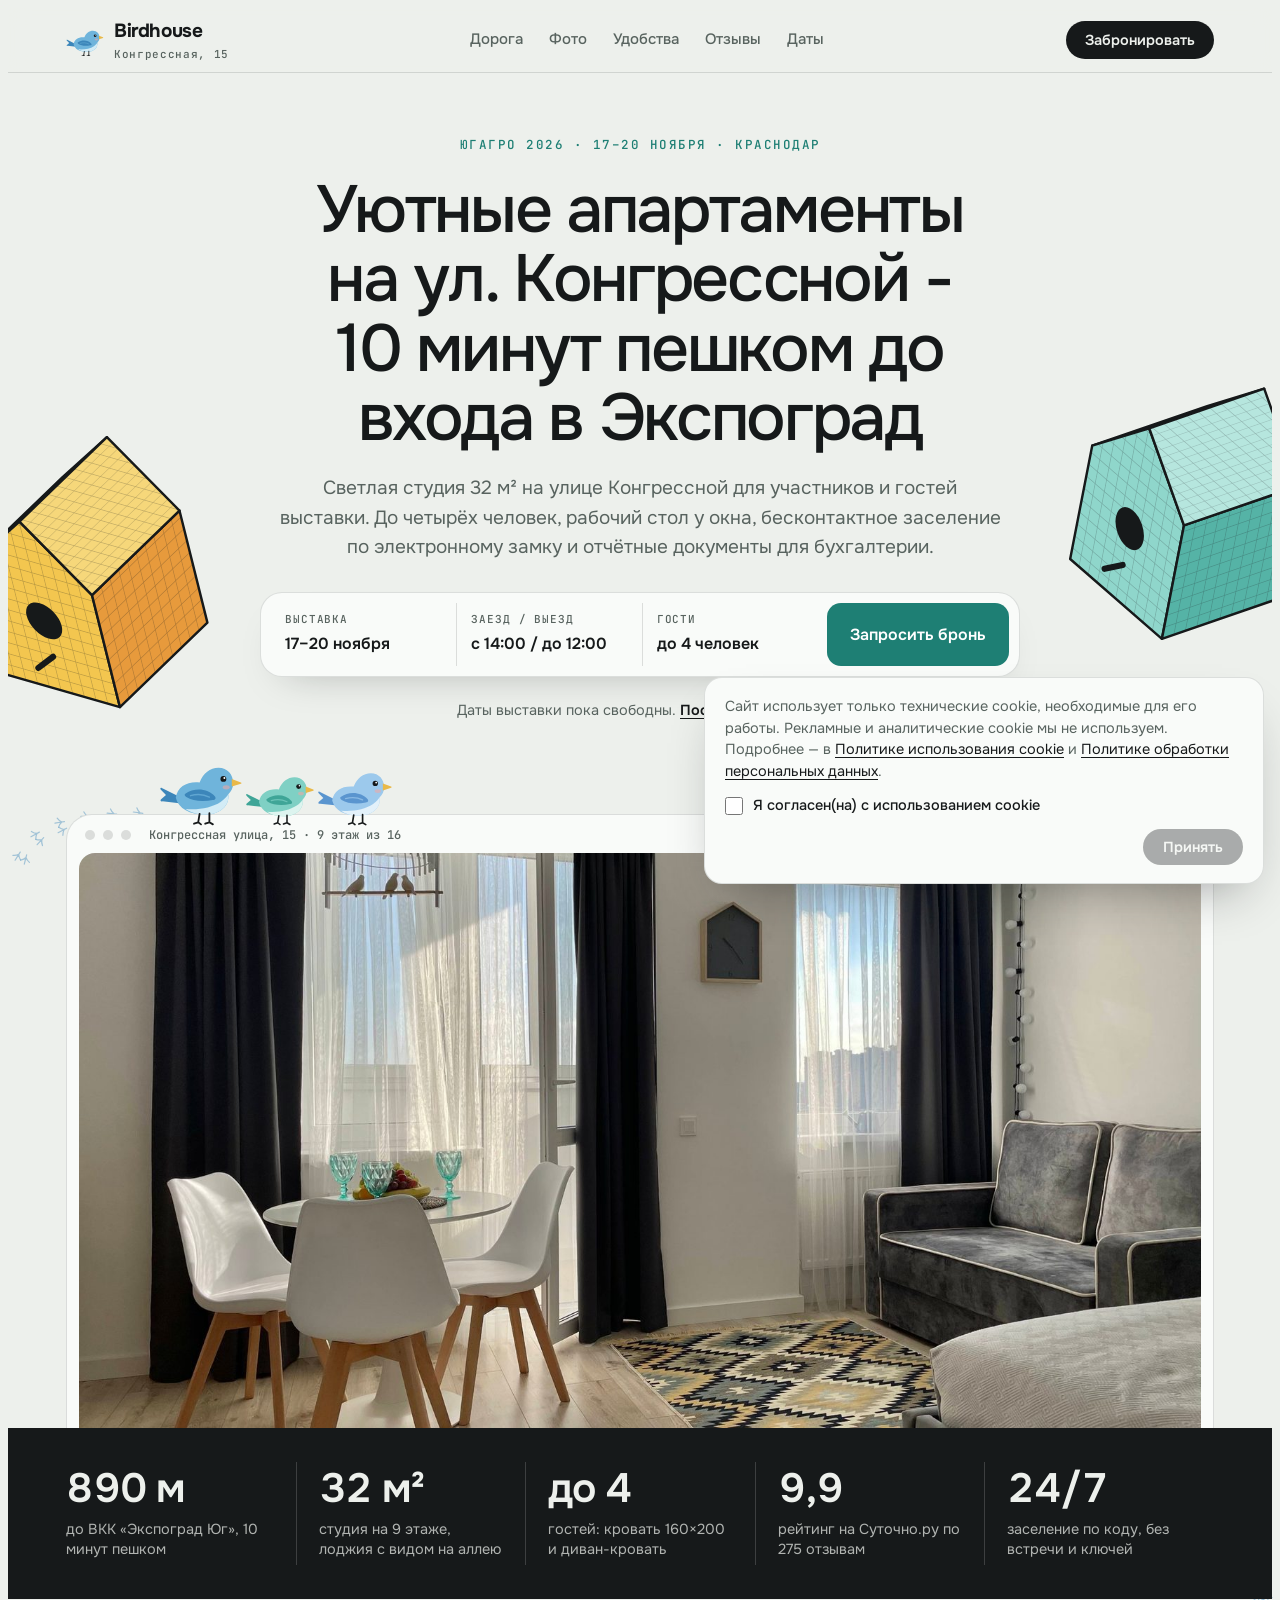
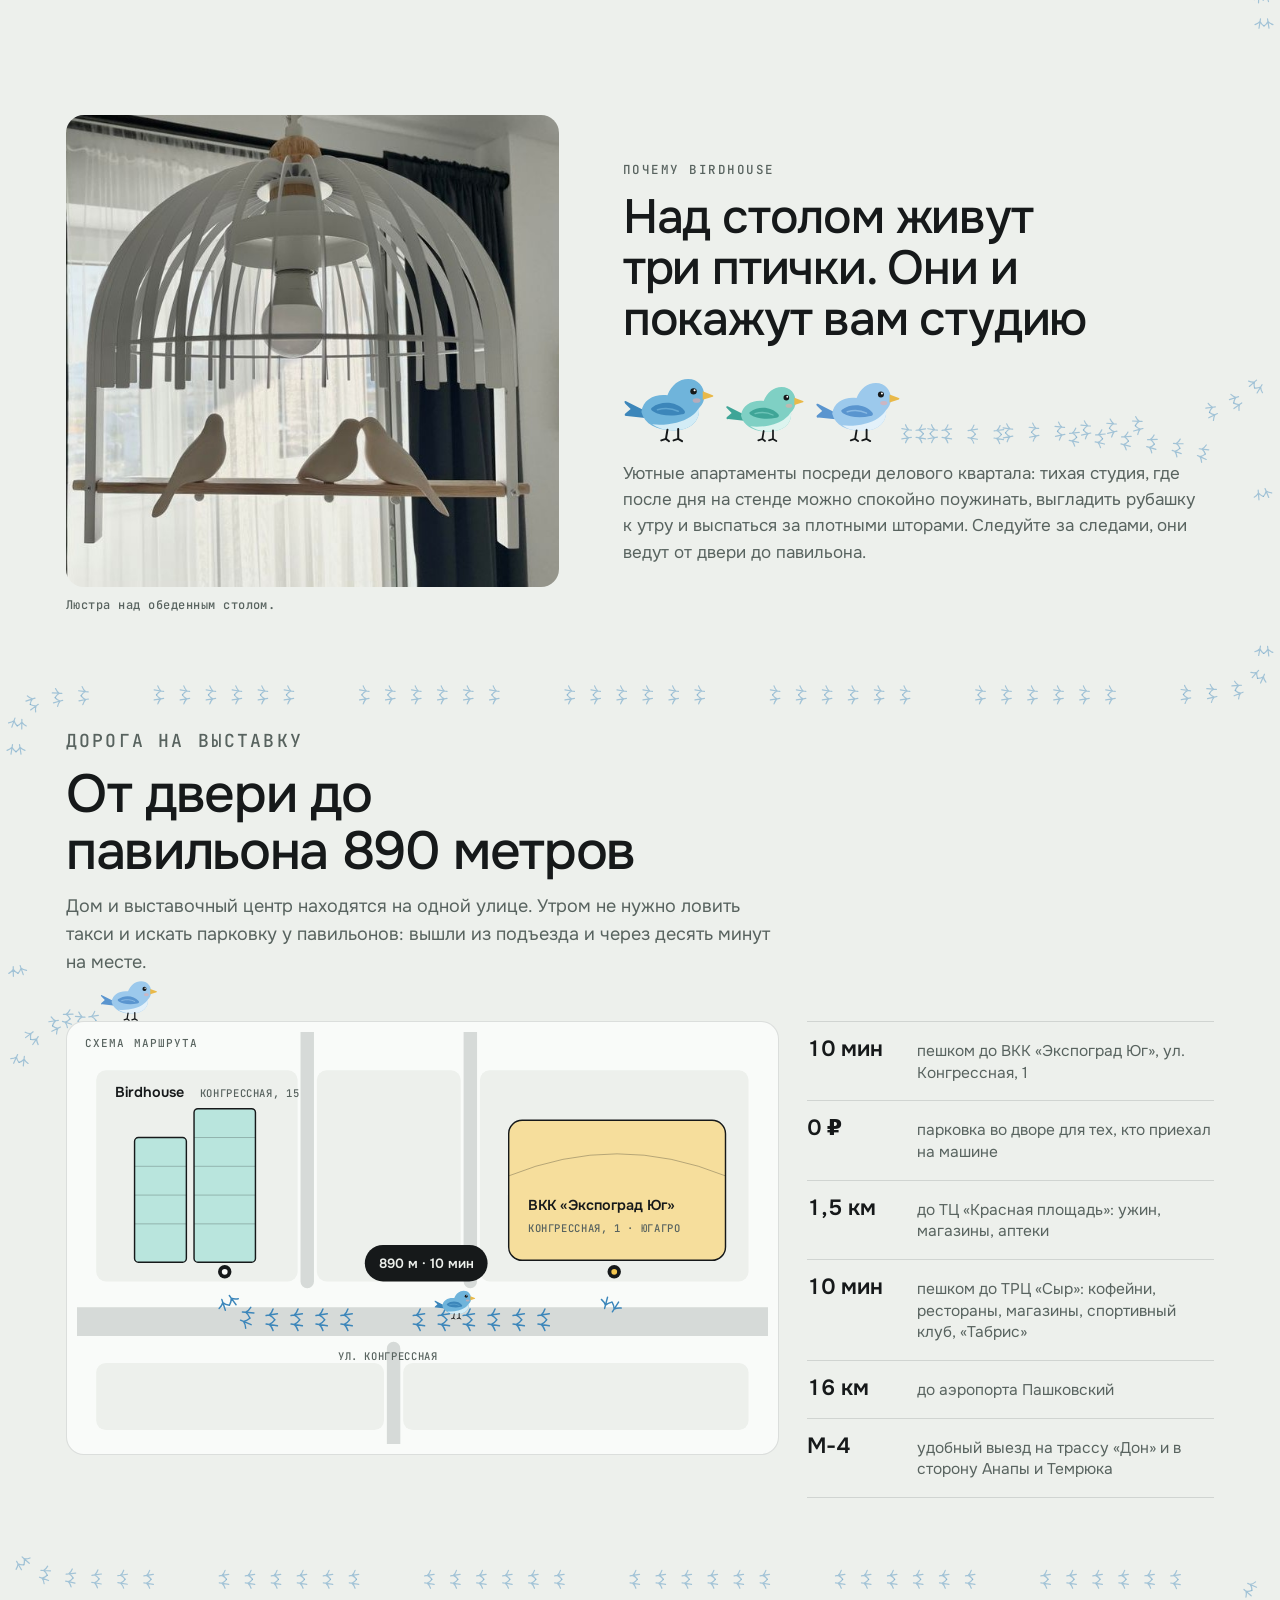
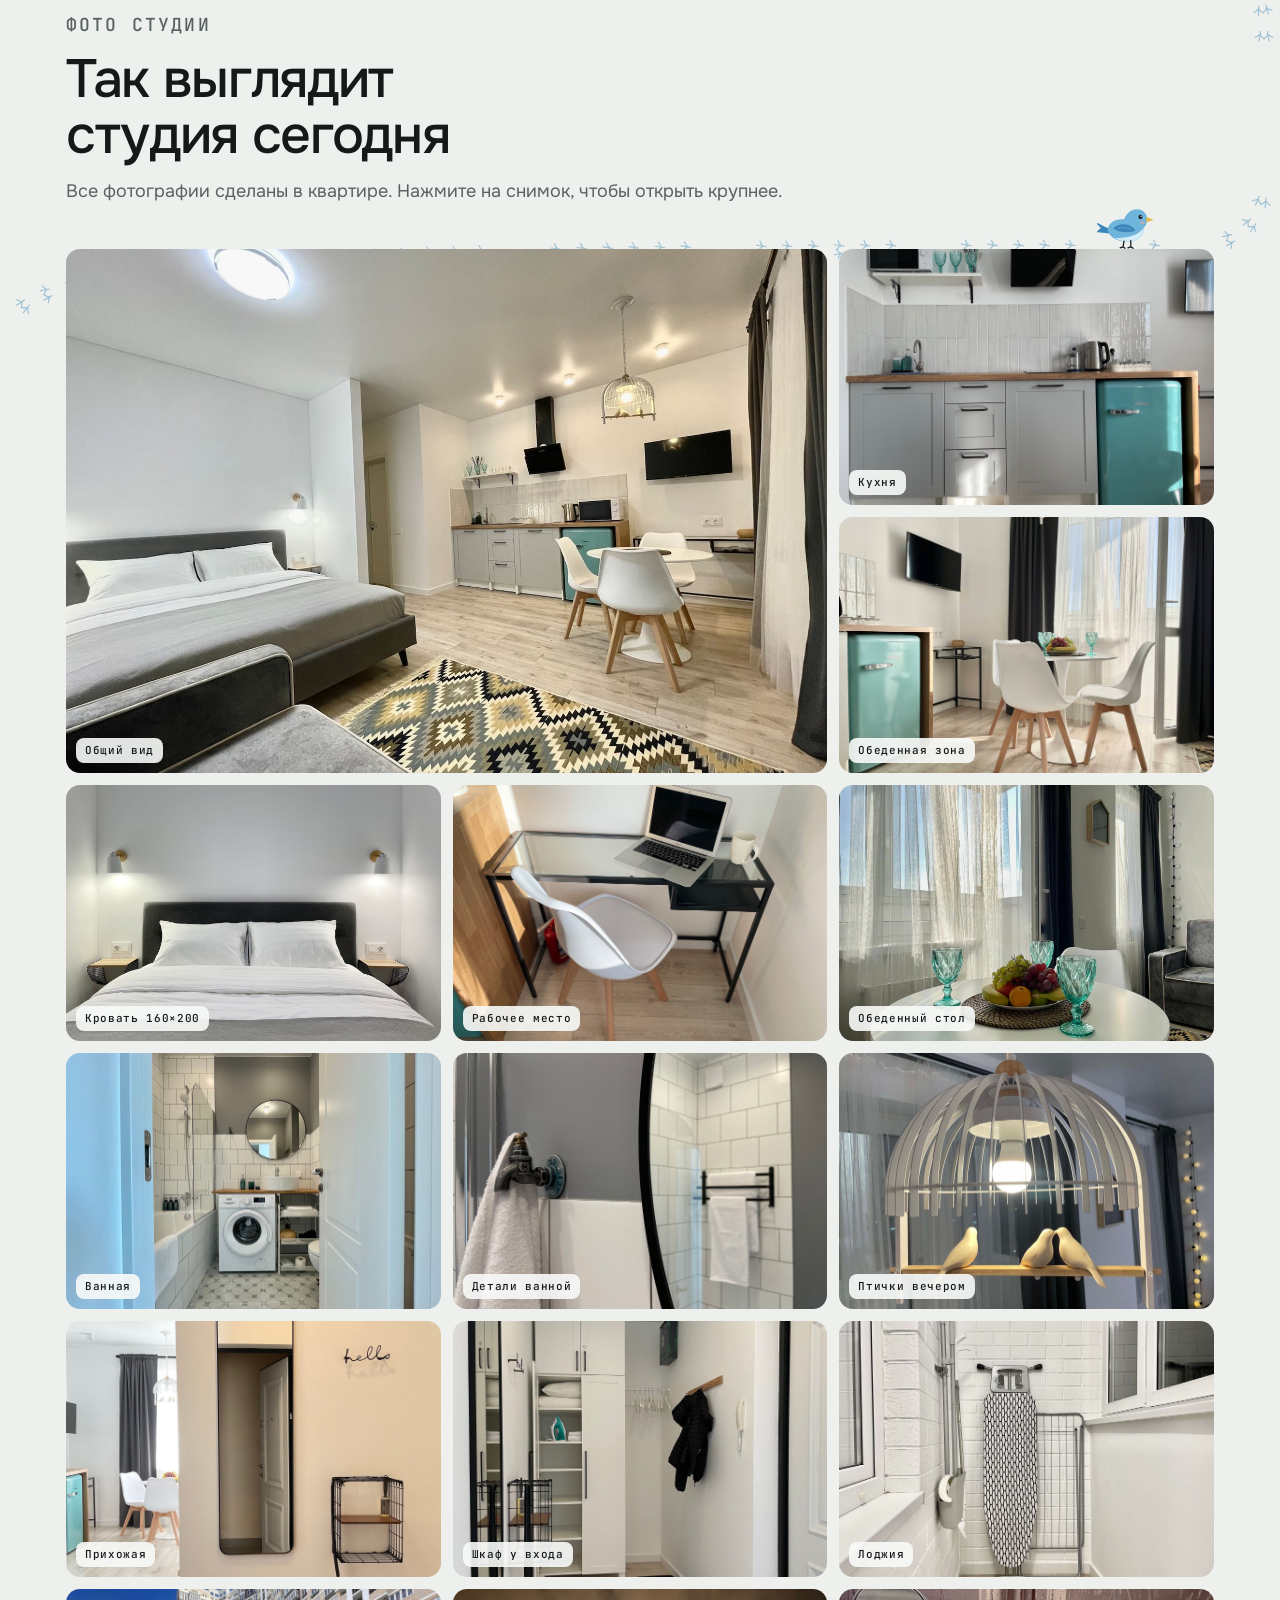
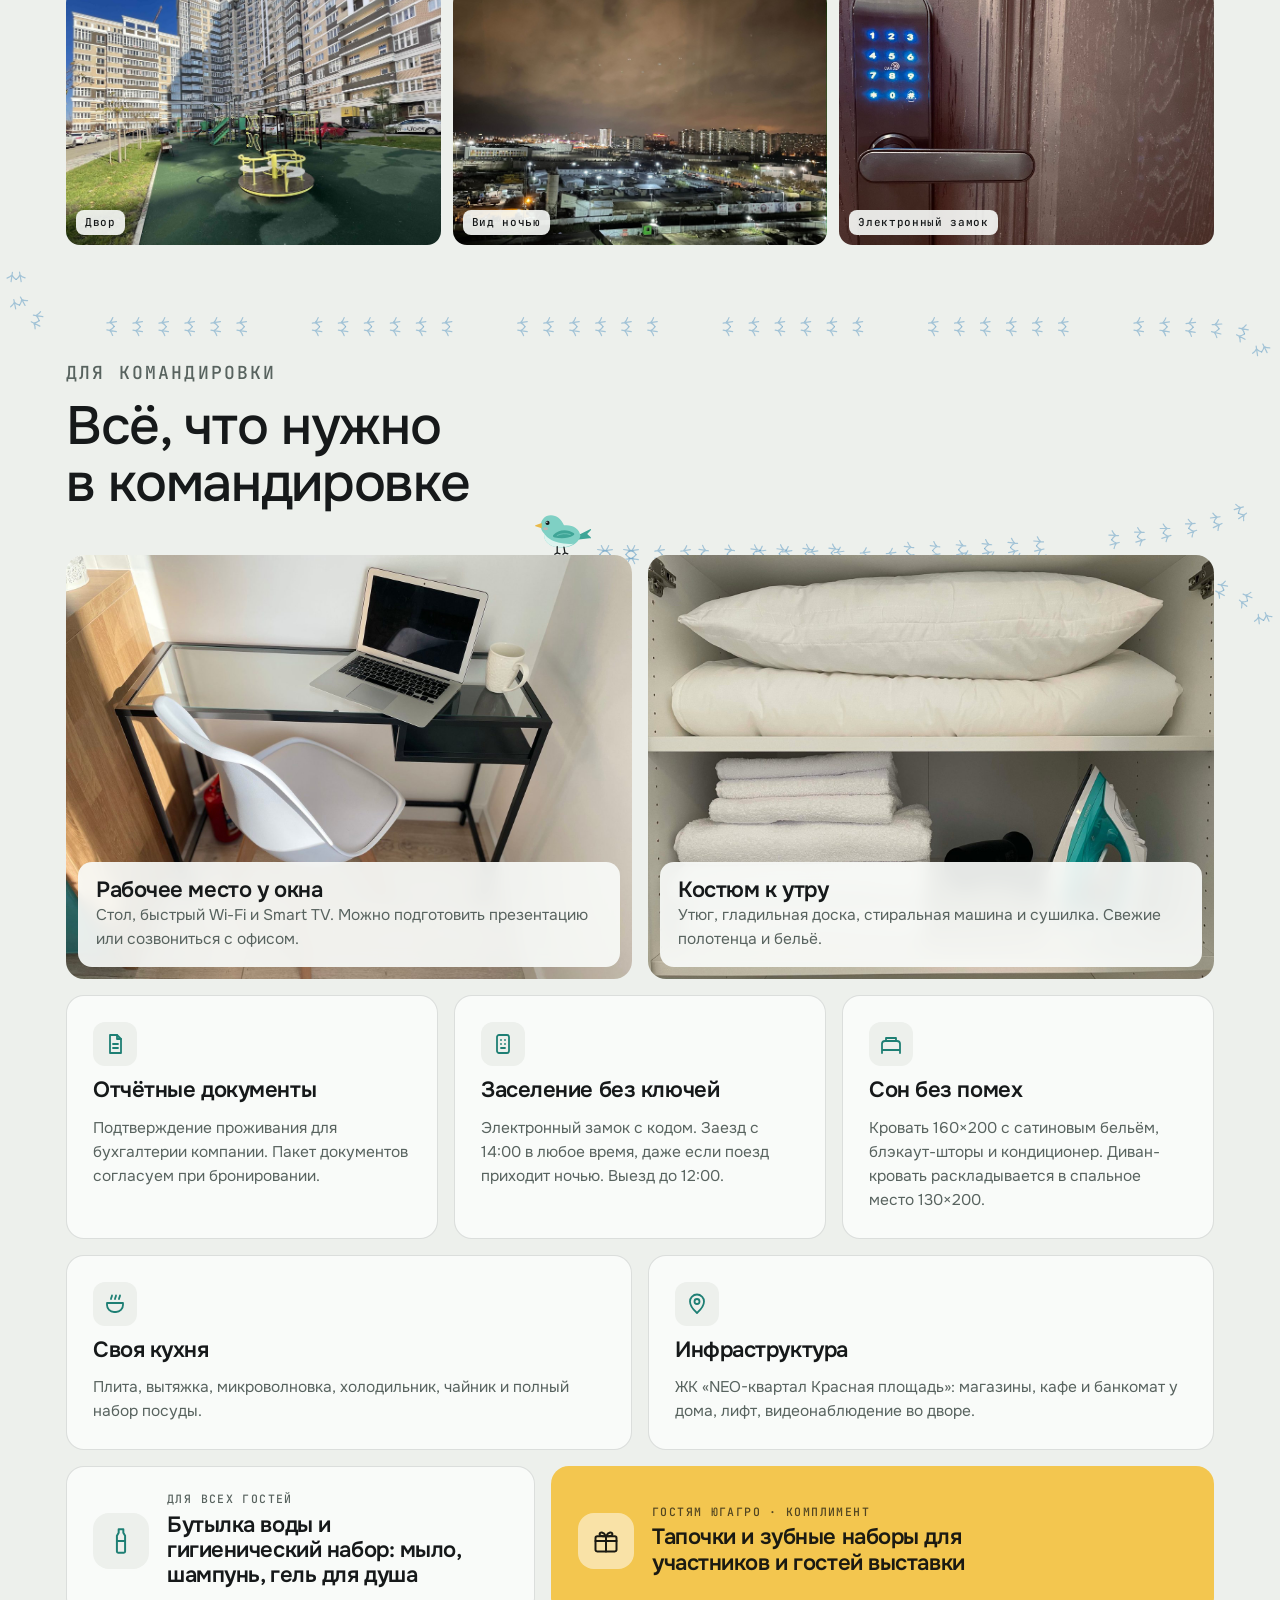
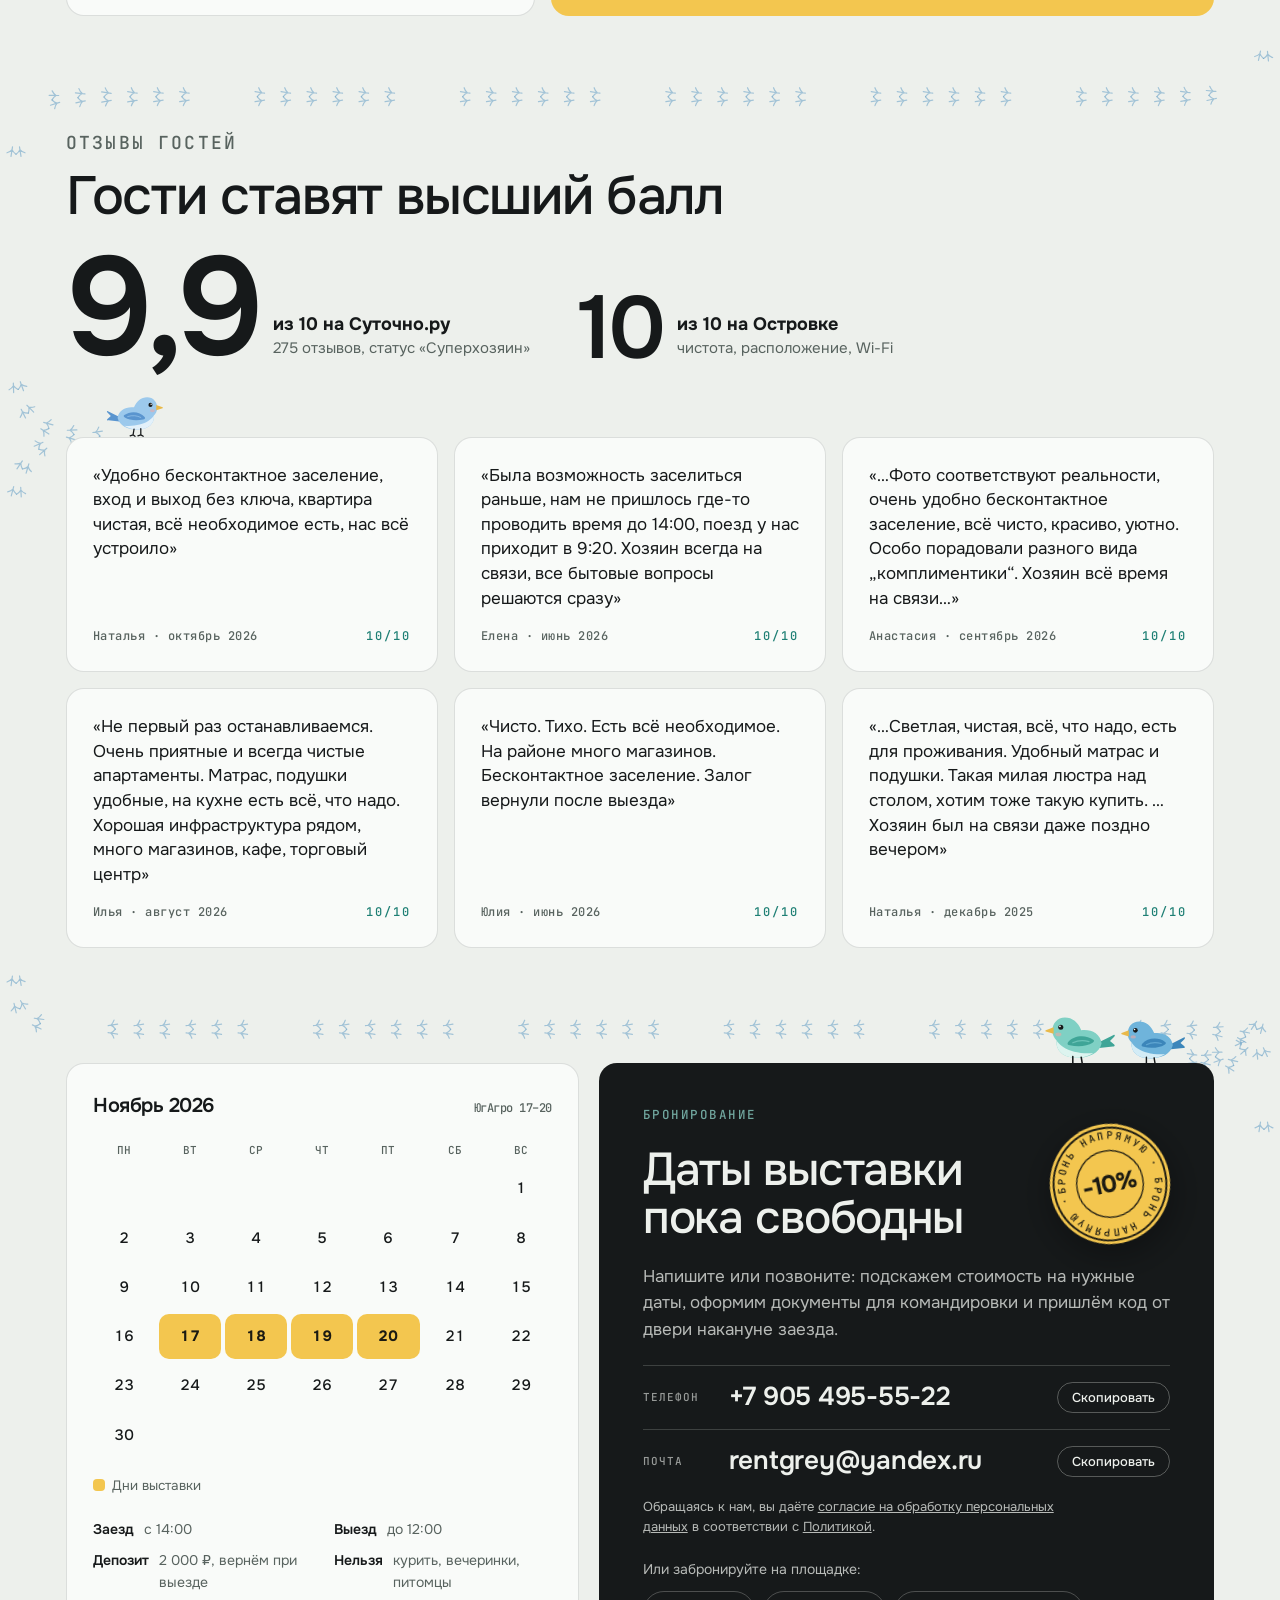
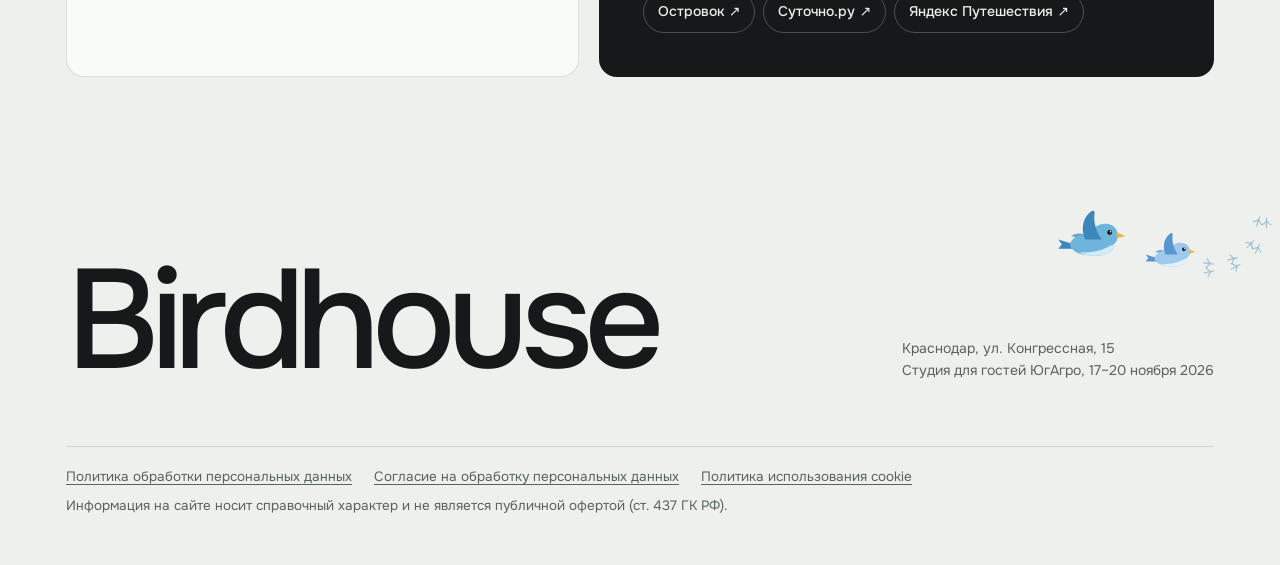
<file: index.html>
<!doctype html>
<html lang="ru">
<head>
<meta charset="utf-8">
<meta name="viewport" content="width=device-width, initial-scale=1, viewport-fit=cover">
<meta name="description" content="Светлая студия 32 м² в 890 м от Экспограда Юг для участников и гостей ЮгАгро 2026, 17–20 ноября. До 4 гостей, заселение по коду, отчётные документы.">
<meta property="og:type" content="website">
<meta property="og:title" content="Birdhouse - уютные апартаменты в 10 минутах пешком от Экспограда">
<meta property="og:description" content="Светлая студия 32 м² в 890 м от Экспограда Юг для участников и гостей ЮгАгро 2026, 17–20 ноября. До 4 гостей, заселение по коду, отчётные документы.">
<meta property="og:image" content="/img/hero.c1318083.jpg">
<meta property="og:locale" content="ru_RU">
<meta name="theme-color" content="#EDF0EC">
<link rel="icon" href="data:image/svg+xml,%3Csvg xmlns='http://www.w3.org/2000/svg' viewBox='0 0 120 104'%3E%3Cpath d='M30 63 L4 50 L10 60 L3 66 L32 72Z' fill='%233C86BA'/%3E%3Cpath d='M24 64C26 47 42 40 58 42C63 29 73 21 85 21C98 21 106 31 106 43C106 50 103 55 99 59C101 75 88 88 66 88C44 88 28 80 24 64Z' fill='%236FB4DB'/%3E%3Cpath d='M104 37L117 42L104 48Z' fill='%23E9B949'/%3E%3Ccircle cx='92' cy='37' r='4.5' fill='%2316191A'/%3E%3C/svg%3E">
<title>Birdhouse на Конгрессной</title>
<link rel="stylesheet" href="/fonts/fonts.css">
<style>
:root{padding-top:env(safe-area-inset-top,0px);padding-bottom:env(safe-area-inset-bottom,0px)}
[hidden]{display:none!important}

/* Layout: Relume-style centered hero + framed photo; sections on a light mint-grey ground; a trail of bird prints threads every section */
:root{
  --bg:#EDF0EC; --surface:#F9FBF9; --fg:#16191A; --muted:#58635F; --line:rgba(22,25,26,.13);
  --accent:#1E7F74; --accent-ink:#FFFFFF; --mint:#8FD6CB; --wheat:#F3C64F; --print:#3C86BA;
  --ink:#16191A; --leg:#16191A;
  --f-display:"Onest","Golos Text","Segoe UI",system-ui,sans-serif;
  --f-body:"Onest","Segoe UI",system-ui,sans-serif;
  --f-mono:"JetBrains Mono",ui-monospace,"Cascadia Mono",Consolas,monospace;
  --f-hand:"Caveat","Segoe Print","Comic Sans MS",cursive;
  --r:18px; --maxw:1180px;
}
@media (prefers-color-scheme:dark){:root:not([data-theme="light"]){
  --bg:#111514; --surface:#192120; --fg:#E9EFED; --muted:#9AA9A4; --line:rgba(233,239,237,.13);
  --accent:#7FD0C4; --accent-ink:#0F1A18; --print:#7DB8DF; --leg:#C9D5D1; color-scheme:dark}}
:root[data-theme="dark"]{
  --bg:#111514; --surface:#192120; --fg:#E9EFED; --muted:#9AA9A4; --line:rgba(233,239,237,.13);
  --accent:#7FD0C4; --accent-ink:#0F1A18; --print:#7DB8DF; --leg:#C9D5D1; color-scheme:dark}

*{box-sizing:border-box}
html{scroll-behavior:smooth}
body{background:var(--bg);color:var(--fg);font:400 17px/1.55 var(--f-body);-webkit-font-smoothing:antialiased;overflow-x:hidden}
body::before{content:"";position:fixed;inset:0 0 auto;height:env(safe-area-inset-top,0px);z-index:60;background:var(--bg)}
a{color:inherit}
img{max-width:100%;height:auto;display:block}
h1,h2,h3{font-family:var(--f-display);text-wrap:balance;margin:0;letter-spacing:-.025em}
p{margin:0}
.wrap{max-width:var(--maxw);margin:0 auto;padding-left:max(16px,env(safe-area-inset-left,0px));padding-right:max(16px,env(safe-area-inset-right,0px))}
.eyebrow{font:500 12.5px/1.3 var(--f-mono);letter-spacing:.12em;text-transform:uppercase;color:var(--accent)}
.hand{font-family:var(--f-hand);font-weight:700;color:var(--accent);line-height:1}
.btn{display:inline-flex;align-items:center;gap:10px;border-radius:999px;padding:14px 22px;font:600 16px/1 var(--f-body);text-decoration:none;border:1.5px solid transparent;cursor:pointer;transition:transform .15s ease, background .15s ease}
.btn:hover{transform:translateY(-1px)}
.btn:focus-visible,a:focus-visible,button:focus-visible{outline:2.5px solid var(--accent);outline-offset:3px}
.btn-primary{background:var(--fg);color:var(--bg)}
.btn-ghost{border-color:var(--line);color:var(--fg);background:transparent}
.btn-accent{background:var(--accent);color:var(--accent-ink)}

/* page + trail */
.page{position:relative}
#trail{position:absolute;inset:0;width:100%;pointer-events:none;z-index:0;overflow:visible}
#trail .pr{color:var(--print);opacity:.42}
section,header.hero,footer{position:relative;z-index:1}
.perch{position:absolute;z-index:3;pointer-events:none}
.perch svg{width:100%;height:auto;overflow:visible}
.bird{--bb:#6FB4DB;--bw:#3C86BA;--bl:#D3ECF6;--bk:#E9B949}
.bird.mint{--bb:#7FD0C4;--bw:#3FA597;--bl:#DDF4EF}
.bird.pale{--bb:#9CC9EC;--bw:#5A95CF;--bl:#E3F1FA}
@media (prefers-reduced-motion:no-preference){
  .bob{animation:bob 3.6s ease-in-out infinite;transform-origin:50% 100%}
  .bob.d2{animation-delay:-1.2s}.bob.d3{animation-delay:-2.3s}
  @keyframes bob{0%,70%,100%{transform:rotate(0)}76%{transform:rotate(-7deg)}82%{transform:rotate(3deg)}88%{transform:rotate(0)}}
  .peck{animation:peck 2.8s ease-in-out infinite;transform-origin:45% 90%}
  @keyframes peck{0%,60%,100%{transform:rotate(0)}66%{transform:rotate(24deg)}72%{transform:rotate(4deg)}78%{transform:rotate(24deg)}86%{transform:rotate(0)}}
}

/* nav */
.nav{position:sticky;top:env(safe-area-inset-top,0px);z-index:50;background:color-mix(in srgb,var(--bg) 86%,transparent);backdrop-filter:blur(10px);-webkit-backdrop-filter:blur(10px);border-bottom:1px solid var(--line)}
.nav .wrap{display:flex;align-items:center;justify-content:space-between;gap:16px;height:64px}
.logo{display:flex;align-items:center;gap:10px;text-decoration:none}
.logo svg{width:38px;height:auto}
.logo b{font:700 19px/1 var(--f-display);letter-spacing:-.02em}
.logo small{display:block;font:500 11px/1.2 var(--f-mono);color:var(--muted);letter-spacing:.06em;margin-top:3px}
.nav nav{display:flex;gap:26px}
.nav nav a{text-decoration:none;font-weight:500;font-size:15px;color:var(--muted)}
.nav nav a:hover{color:var(--fg)}
.nav .btn{padding:11px 18px;font-size:14.5px}
@media (max-width:860px){.nav nav{display:none}}

/* hero */
.hero{padding-block:64px 0;overflow:hidden}
.hero .wrap{display:flex;flex-direction:column;align-items:center;text-align:center;gap:22px}
.hero h1{font-size:clamp(34px,5.2vw,68px);font-weight:500;line-height:1.04;letter-spacing:-.035em;max-width:20ch}
.hero .lead{font-size:clamp(17px,1.6vw,19px);color:var(--muted);max-width:56ch}
.house{position:absolute;z-index:0;width:clamp(150px,19vw,280px);pointer-events:none}
.house.l{left:-46px;top:320px;transform:rotate(-14deg)}
.house.r{right:-40px;top:250px;transform:rotate(11deg)}
@media (max-width:760px){.house{display:none}}
.bookbar{position:relative;z-index:2;width:min(760px,100%);background:var(--surface);border:1px solid var(--line);border-radius:22px;padding:10px;display:grid;grid-template-columns:repeat(3,minmax(0,1fr)) auto;gap:6px;text-align:left;box-shadow:0 18px 40px -26px rgba(22,25,26,.35);margin-top:8px}
.bookbar .f{padding:10px 14px;border-radius:14px;min-width:0}
.bookbar .f + .f{border-left:1px solid var(--line);border-radius:0}
.bookbar .f span{display:block;font:500 11px/1.2 var(--f-mono);color:var(--muted);letter-spacing:.08em;text-transform:uppercase}
.bookbar .f strong{display:block;font-weight:600;font-size:16px;margin-top:5px;white-space:nowrap}
.bookbar .btn{align-self:stretch;justify-content:center;border-radius:14px}
@media (max-width:700px){.bookbar{grid-template-columns:1fr 1fr}.bookbar .f + .f{border-left:0}.bookbar .f{background:var(--bg);border-radius:12px!important}.bookbar .f:nth-child(3){grid-column:1/-1}.bookbar .btn{grid-column:1/-1;padding:16px}}
.hero .sub{font-size:14.5px;color:var(--muted)}
.hero .sub a{color:var(--fg);font-weight:600;text-underline-offset:3px}
.frame{position:relative;z-index:2;width:100%;margin-top:70px;border-radius:26px 26px 0 0;background:var(--surface);border:1px solid var(--line);border-bottom:0;padding:12px 12px 0}
.frame .bar{display:flex;align-items:center;gap:8px;padding:2px 6px 12px;font:500 12px/1 var(--f-mono);color:var(--muted)}
.frame .bar i{width:10px;height:10px;border-radius:50%;background:var(--line);display:block}
.frame .bar em{font-style:normal;margin-left:10px}
.frame img{width:100%;aspect-ratio:16/8.2;object-fit:cover;border-radius:16px 16px 0 0}
.frame .note{position:absolute;right:max(4%,10px);top:-56px;transform:rotate(-4deg);font-size:clamp(24px,2.6vw,32px);display:flex;align-items:flex-end;gap:6px}
@media (max-width:640px){.frame .note{display:none}}
.frame .note svg{width:46px;height:auto;transform:translateY(16px)}
.hero-birds{position:absolute;left:8%;top:-62px;display:flex;align-items:flex-end;gap:2px}
.hero-birds .b{width:84px}
.hero-birds .b:nth-child(2){width:70px}
.hero-birds .b:nth-child(3){width:76px}
@media (max-width:600px){.hero-birds .b{width:56px!important}.hero-birds{top:-42px}.frame .note{top:-44px;font-size:22px}.frame .note svg{width:30px}}

/* facts */
.facts{background:var(--fg);color:var(--bg)}
.facts .wrap{display:grid;grid-template-columns:repeat(5,minmax(0,1fr));gap:0;padding-block:34px}
.fact{padding:6px 22px;border-left:1px solid color-mix(in srgb,var(--bg) 18%,transparent);min-width:0}
.fact:first-child{border-left:0;padding-left:0}
.fact b{display:block;font:600 clamp(30px,3.2vw,44px)/1 var(--f-display);letter-spacing:-.03em;font-variant-numeric:tabular-nums}
.fact span{display:block;margin-top:10px;font-size:14.5px;line-height:1.4;opacity:.72}
@media (max-width:980px){.facts .wrap{grid-template-columns:repeat(2,minmax(0,1fr));gap:26px 0}.fact:nth-child(odd){border-left:0;padding-left:0}.fact:last-child{grid-column:1/-1}}

/* sections */
.sec{padding-block:clamp(72px,9vw,120px)}
.sec-head{display:flex;flex-direction:column;gap:14px;max-width:720px;margin-bottom:44px}
.sec-head h2{font-size:clamp(32px,4.2vw,54px);font-weight:500;line-height:1.05}
.sec-head p{color:var(--muted);font-size:18px;max-width:60ch}

/* meet */
.meet .wrap{display:grid;grid-template-columns:minmax(0,5fr) minmax(0,6fr);gap:clamp(28px,5vw,72px);align-items:center}
.meet figure{margin:0;position:relative}
.meet figure img{border-radius:var(--r);aspect-ratio:1/1;object-fit:cover;width:100%}
.meet figcaption{font:500 12px/1.4 var(--f-mono);color:var(--muted);margin-top:10px;letter-spacing:.04em}
.meet .trio{display:flex;width:max-content;align-items:flex-end;gap:10px;margin:8px 0 18px}
.meet .trio .b{width:92px}
.meet h2{font-size:clamp(30px,3.8vw,48px);font-weight:500;line-height:1.06;margin:14px 0 18px}
.meet p{color:var(--muted);max-width:52ch}
.names{display:flex;flex-wrap:wrap;gap:10px;margin-top:22px}
.names span{font-size:14px;font-weight:600;padding:8px 14px;border-radius:999px;border:1px solid var(--line);display:flex;align-items:center;gap:8px;background:var(--surface)}
.names i{width:12px;height:12px;border-radius:50%;display:block}
@media (max-width:820px){.meet .wrap{grid-template-columns:1fr}}

/* route */
.route-grid{display:grid;grid-template-columns:minmax(0,7fr) minmax(0,4fr);gap:28px;align-items:stretch}
.map-wrap,.gal-wrap,.quotes{position:relative}
.sit{position:absolute;top:-50px;width:58px;z-index:3}
.sit svg{width:100%;height:auto;overflow:visible}
.map{background:var(--surface);border:1px solid var(--line);border-radius:var(--r);padding:10px;overflow:hidden;position:relative}
.map svg{width:100%;height:auto;display:block}
.map .tag{position:absolute;left:18px;top:16px;font:500 11px/1 var(--f-mono);color:var(--muted);letter-spacing:.1em;text-transform:uppercase}
.rlist{display:flex;flex-direction:column;gap:0;border-top:1px solid var(--line)}
.rlist div{display:grid;grid-template-columns:96px minmax(0,1fr);gap:14px;padding:16px 0;border-bottom:1px solid var(--line);align-items:baseline}
.rlist b{font:600 22px/1 var(--f-display);letter-spacing:-.02em;font-variant-numeric:tabular-nums}
.rlist span{color:var(--muted);font-size:15.5px;line-height:1.4}
@media (max-width:900px){.route-grid{grid-template-columns:1fr}}

/* work bento */
.bento{display:grid;grid-template-columns:repeat(12,minmax(0,1fr));gap:16px}
.card{background:var(--surface);border:1px solid var(--line);border-radius:var(--r);padding:26px;display:flex;flex-direction:column;gap:12px;min-width:0;position:relative}
.card h3{font-size:22px;font-weight:600;letter-spacing:-.02em;line-height:1.15}
.card p{color:var(--muted);font-size:15.5px}
.card .ic{width:44px;height:44px;border-radius:12px;background:var(--bg);display:grid;place-items:center;color:var(--accent)}
.card .ic svg{width:24px;height:24px}
.card.photo{padding:0;overflow:visible;justify-content:flex-end;aspect-ratio:4/3;border:0}
.card.photo img{position:absolute;inset:0;width:100%;height:100%;object-fit:cover;border-radius:var(--r)}
.card.photo .cap{position:relative;margin:12px;background:color-mix(in srgb,var(--surface) 92%,transparent);backdrop-filter:blur(8px);border-radius:14px;padding:16px 18px}
.card.gift{flex-direction:row;gap:18px;align-items:center}.gift .gi{flex:none;width:56px;height:56px;border-radius:16px;display:grid;place-items:center;background:var(--bg);color:var(--accent)}.gift .gi svg{width:28px;height:28px}.gift .tag{font:500 11.5px/1 var(--f-mono);letter-spacing:.12em;text-transform:uppercase;color:var(--muted)}.gift h3{margin-top:8px}
.card.expo{background:var(--wheat);border-color:transparent;color:#1B1A12}.card.expo .tag{color:#1B1A12;opacity:.75}.card.expo .gi{background:rgba(255,255,255,.5);color:#1B1A12}
.c4{grid-column:span 4}.c5{grid-column:span 5}.c7{grid-column:span 7}.c8{grid-column:span 8}.c6{grid-column:span 6}
@media (max-width:980px){.c4,.c5,.c7,.c8,.c6{grid-column:span 6}}
@media (max-width:640px){.c4,.c5,.c7,.c8,.c6{grid-column:1/-1}}

/* gallery */
.gallery{display:grid;grid-template-columns:repeat(3,minmax(0,1fr));grid-auto-rows:clamp(180px,20vw,270px);gap:12px}
.gallery button{all:unset;cursor:zoom-in;position:relative;border-radius:14px;overflow:hidden;background:var(--surface)}
.gallery button:focus-visible{outline:2.5px solid var(--accent);outline-offset:3px}
.gallery img{width:100%;height:100%;object-fit:cover;transition:transform .5s ease}
.gallery button:hover img{transform:scale(1.035)}
.gallery span{position:absolute;left:10px;bottom:10px;font:500 11px/1 var(--f-mono);letter-spacing:.06em;background:color-mix(in srgb,var(--surface) 90%,transparent);color:var(--fg);padding:7px 9px;border-radius:8px}
.gallery .g-w2{grid-column:span 2}.gallery .g-h2{grid-row:span 2}
@media (max-width:820px){.gallery{grid-template-columns:repeat(2,minmax(0,1fr));grid-auto-rows:150px}}
dialog.lb{border:0;padding:0;background:transparent;max-width:min(1200px,94vw);max-height:92vh}
dialog.lb::backdrop{background:rgba(10,14,13,.86)}
dialog.lb img{max-height:86vh;width:auto;border-radius:12px}
dialog.lb button{position:absolute;top:10px;right:10px;border:0;border-radius:999px;background:#fff;color:#111;font:600 14px/1 var(--f-body);padding:10px 14px;cursor:pointer}

/* reviews */
.rev-top{display:flex;flex-wrap:wrap;align-items:flex-end;gap:20px 48px;margin-bottom:72px}
.score{display:flex;align-items:flex-end;gap:16px}
.score b{font:600 clamp(80px,11vw,140px)/.8 var(--f-display);letter-spacing:-.05em}
.score div{padding-bottom:6px;color:var(--muted);font-size:15px;line-height:1.4}
.score div strong{display:block;color:var(--fg);font-size:18px}
.quotes{display:grid;grid-template-columns:repeat(3,minmax(0,1fr));gap:16px}
.quote{background:var(--surface);border:1px solid var(--line);border-radius:var(--r);padding:26px;display:flex;flex-direction:column;gap:18px;justify-content:space-between}
.quote p{font-size:17px;line-height:1.45}
.quote footer{display:flex;justify-content:space-between;gap:10px;font:500 12px/1.3 var(--f-mono);color:var(--muted);letter-spacing:.04em}
.stars{color:var(--accent);letter-spacing:2px}
@media (max-width:900px){.quotes{grid-template-columns:1fr}}

/* booking */
.book-grid{display:grid;grid-template-columns:minmax(0,5fr) minmax(0,6fr);gap:20px;align-items:stretch}
.cal{background:var(--surface);border:1px solid var(--line);border-radius:var(--r);padding:26px}
.cal h3{font-size:20px;font-weight:600;display:flex;justify-content:space-between;align-items:baseline}
.cal h3 small{font:500 12px/1 var(--f-mono);color:var(--muted)}
.days{display:grid;grid-template-columns:repeat(7,minmax(0,1fr));gap:4px;margin-top:18px;text-align:center;font-variant-numeric:tabular-nums}
.days .h{font:500 11px/1 var(--f-mono);color:var(--muted);padding:6px 0;text-transform:uppercase}
.days .d{padding:11px 0;border-radius:10px;font-weight:500;font-size:15px}
.days .stay{background:color-mix(in srgb,var(--mint) 38%,transparent)}
.days .expo{background:var(--wheat);color:#1B1A12;font-weight:700}
.days .edge{outline:2px solid var(--accent);outline-offset:-2px}
.legend{display:flex;flex-wrap:wrap;gap:8px 18px;margin-top:18px;font-size:13.5px;color:var(--muted)}
.legend i{display:inline-block;width:12px;height:12px;border-radius:4px;margin-right:7px;vertical-align:-1px}
.contact{background:var(--fg);color:var(--bg);border-radius:var(--r);padding:clamp(26px,4vw,44px);display:flex;flex-direction:column;gap:22px;position:relative;overflow:visible}
.contact .eyebrow{color:var(--mint)}
.stamp{position:absolute;right:clamp(16px,3.4vw,40px);top:clamp(40px,4.4vw,58px);width:clamp(110px,10vw,138px);height:auto;transform:rotate(-12deg);filter:drop-shadow(0 10px 18px rgba(0,0,0,.35));pointer-events:none}
@media (max-width:640px){.stamp{position:static;align-self:flex-end;margin:-6px 0 -18px;order:-1}}
.contact h2{font-size:clamp(30px,3.6vw,46px);font-weight:500;line-height:1.05}
.contact p{opacity:.75;max-width:48ch}
.cline{display:flex;flex-wrap:wrap;align-items:center;gap:10px 14px;padding:16px 0;border-top:1px solid color-mix(in srgb,var(--bg) 18%,transparent)}
.cline span{font:500 11px/1 var(--f-mono);letter-spacing:.1em;text-transform:uppercase;opacity:.6;width:72px}
.cline a,.cline strong{font:600 clamp(20px,2.2vw,26px)/1.1 var(--f-display);letter-spacing:-.01em;text-decoration:none;user-select:all}
.copy{margin-left:auto;border:1px solid color-mix(in srgb,var(--bg) 30%,transparent);background:transparent;color:inherit;border-radius:999px;padding:8px 14px;font:500 13px/1 var(--f-body);cursor:pointer}
.copy:hover{background:color-mix(in srgb,var(--bg) 10%,transparent)}
.platforms{display:flex;flex-wrap:wrap;gap:8px}
.platforms a{font-size:14px;font-weight:500;padding:9px 14px;border-radius:999px;border:1px solid color-mix(in srgb,var(--bg) 25%,transparent);text-decoration:none}
.platforms a:hover{background:color-mix(in srgb,var(--bg) 10%,transparent)}
.rules{display:grid;grid-template-columns:repeat(2,minmax(0,1fr));gap:10px 24px;margin-top:22px;font-size:14px;color:var(--muted)}
.rules div{display:flex;gap:10px}
.rules b{color:var(--fg);font-weight:600;white-space:nowrap}
@media (max-width:900px){.book-grid{grid-template-columns:1fr}}
@media (max-width:480px){.rules{grid-template-columns:1fr}.cline span{width:100%}}

/* footer */
footer.foot{padding-block:70px 40px;overflow:hidden}
footer.foot .wrap{display:flex;flex-wrap:wrap;justify-content:space-between;align-items:flex-end;gap:24px}
footer.foot .big{font:500 clamp(56px,11vw,170px)/.85 var(--f-display);letter-spacing:-.06em}
footer.foot small{color:var(--muted);font-size:14px;display:block;line-height:1.6}
.fly{position:absolute;right:6%;top:10px;display:flex;gap:18px;pointer-events:none}
.fly .b{width:70px}.fly .b:nth-child(2){width:52px;margin-top:30px}
@media (prefers-reduced-motion:no-preference){.fly .b{animation:flap 2.4s ease-in-out infinite}.fly .b:nth-child(2){animation-delay:-.9s}@keyframes flap{0%,100%{transform:translateY(0)}50%{transform:translateY(-10px)}}}

/* legal footer + cookie banner */
.legal{border-top:1px solid var(--line);margin-top:40px;padding-top:20px;display:flex;flex-wrap:wrap;gap:8px 22px;font-size:13.5px;color:var(--muted);width:100%}
.legal a{color:var(--muted);text-underline-offset:3px}
.legal a:hover{color:var(--fg)}
.legal span{flex-basis:100%}
.pd-note{font-size:13px;opacity:.6;margin-top:4px}
.pd-note a{color:inherit}
.cookie{position:fixed;z-index:80;left:max(16px,env(safe-area-inset-left,0px));right:max(16px,env(safe-area-inset-right,0px));bottom:calc(16px + env(safe-area-inset-bottom,0px));max-width:560px;margin-left:auto;background:var(--surface);color:var(--fg);border:1px solid var(--line);border-radius:18px;padding:18px 20px;box-shadow:0 24px 50px -24px rgba(22,25,26,.45);display:flex;flex-direction:column;gap:12px;font-size:14.5px;line-height:1.5}
.cookie p{margin:0;color:var(--muted)}
.cookie a{color:var(--fg);text-underline-offset:3px}
.cookie label{display:flex;gap:10px;align-items:flex-start;cursor:pointer;font-weight:500}
.cookie input{width:18px;height:18px;margin:2px 0 0;accent-color:var(--accent);flex:none}
.cookie .row{display:flex;justify-content:flex-end}
.cookie button{border:0;border-radius:999px;padding:11px 20px;font:600 14.5px/1 var(--f-body);background:var(--fg);color:var(--bg);cursor:pointer}
.cookie button:disabled{opacity:.35;cursor:not-allowed}
</style>
</head>
<body>

<svg width="0" height="0" style="position:absolute" aria-hidden="true">
<defs>
  <symbol id="bird" viewBox="0 0 120 104" overflow="visible">
    <path d="M30 63 L4 50 C2 49 1 51 3 53 L10 60 L3 66 C1 68 3 70 5 69 L32 72 Z" fill="var(--bw)"/>
    <path d="M24 64 C26 47 42 40 58 42 C63 29 73 21 85 21 C98 21 106 31 106 43 C106 50 103 55 99 59 C101 75 88 88 66 88 C44 88 28 80 24 64 Z" fill="var(--bb)"/>
    <path d="M99 59 C101 75 88 88 66 88 C54 88 45 85 38 80 C56 82 76 78 88 70 C94 66 97 62 99 59 Z" fill="var(--bl)"/>
    <path d="M38 58 C50 49 70 50 80 62 C82 65 80 67 77 67 C64 70 48 69 39 63 C36 61 36 59 38 58 Z" fill="var(--bw)"/>
    <path d="M45 61 C55 58 64 59 72 63" stroke="var(--bb)" stroke-width="2" fill="none" stroke-linecap="round" opacity=".7"/>
    <path d="M104 37 L117 42 C118 42.5 118 43.5 117 44 L104 48 Z" fill="var(--bk)"/>
    <circle cx="92" cy="37" r="4.2" fill="#16191A"/><circle cx="93.4" cy="35.6" r="1.4" fill="#fff"/>
    <ellipse cx="96" cy="49" rx="5" ry="3" fill="#F4A6A0" opacity=".55"/>
    <g stroke="var(--leg)" stroke-width="2.6" stroke-linecap="round" fill="none">
      <path d="M58 87 L56 99 M56 99 L50 101 M56 99 L60 102"/><path d="M72 86 L72 99 M72 99 L66 101 M72 99 L77 102"/>
    </g>
  </symbol>
  <symbol id="bird-fly" viewBox="0 0 120 104" overflow="visible">
    <path d="M58 48 C46 40 34 40 26 46 C36 48 46 52 54 58 Z" fill="var(--bw)" opacity=".75"/>
    <path d="M30 60 L4 52 L10 60 L4 68 L32 68 Z" fill="var(--bw)"/>
    <path d="M24 62 C26 47 42 42 58 44 C63 31 73 25 85 25 C98 25 106 34 106 45 C106 52 103 57 99 60 C99 72 88 80 66 80 C44 80 28 74 24 62 Z" fill="var(--bb)"/>
    <path d="M99 60 C99 72 88 80 66 80 C55 80 46 78 40 74 C56 75 76 72 86 66 C93 63 97 61 99 60 Z" fill="var(--bl)"/>
    <path d="M50 52 C42 34 46 14 60 4 C64 1 67 3 66 7 C64 24 69 38 78 52 Z" fill="var(--bw)"/>
    <path d="M104 40 L117 45 C118 45.5 118 46.5 117 47 L104 50 Z" fill="var(--bk)"/>
    <circle cx="92" cy="40" r="4.2" fill="#16191A"/><circle cx="93.4" cy="38.6" r="1.4" fill="#fff"/>
  </symbol>
  <symbol id="print" viewBox="-10 -10 20 20" overflow="visible">
    <path d="M0 4 L0 -7.5 M0 4 Q-2.5 0 -7.5 -2.5 M0 4 Q2.5 0 7.5 -2.5 M0 4 L0 8.5" stroke="currentColor" stroke-width="2" stroke-linecap="round" fill="none"/>
  </symbol>
</defs>
</svg>

<div class="page" id="page">
<svg id="trail" aria-hidden="true"></svg>

<div class="nav">
  <div class="wrap">
    <a class="logo" href="#top" aria-label="Birdhouse, наверх">
      <svg viewBox="0 0 120 104" class="bird"><use href="#bird"/></svg>
      <div><b>Birdhouse</b><small>Конгрессная, 15</small></div>
    </a>
    <nav aria-label="Разделы">
      <a href="#route">Дорога</a><a href="#photos">Фото</a><a href="#work">Удобства</a><a href="#reviews">Отзывы</a><a href="#book">Даты</a>
    </nav>
    <a class="btn btn-primary" href="#book">Забронировать</a>
  </div>
</div>

<header class="hero" id="top">
  <div class="house l"><svg viewBox="0 0 200 270" xmlns="http://www.w3.org/2000/svg" aria-hidden="true"><defs><pattern id="ygl" width="10" height="10" patternUnits="userSpaceOnUse" patternTransform="matrix(-0.8660254037844387 -0.5 0 1 100 262)"><path d="M0 0H10M0 0V10" stroke="rgba(22,25,26,.28)" stroke-width="1.1" fill="none"/></pattern><pattern id="ygr" width="10" height="10" patternUnits="userSpaceOnUse" patternTransform="matrix(0.8660254037844387 -0.5 0 1 100 262)"><path d="M0 0H10M0 0V10" stroke="rgba(22,25,26,.28)" stroke-width="1.1" fill="none"/></pattern><pattern id="ygt" width="10" height="10" patternUnits="userSpaceOnUse" patternTransform="matrix(0.8660254037844387 -0.5 -0.649519052838329 -0.375 100 167)"><path d="M0 0H10M0 0V10" stroke="rgba(22,25,26,.28)" stroke-width="1.1" fill="none"/></pattern></defs><polygon points="13.4,117.0 56.7,94.0 143.3,44.0 100.0,67.0" fill="#C9772C" stroke="var(--ink)" stroke-width="2" stroke-linejoin="round"/><polygon points="100.0,262.0 13.4,212.0 13.4,117.0 56.7,94.0 100.0,167.0" fill="#F3C64F" stroke="var(--ink)" stroke-width="2" stroke-linejoin="round"/><polygon points="100.0,262.0 13.4,212.0 13.4,117.0 56.7,94.0 100.0,167.0" fill="url(#ygl)"/><polygon points="100.0,262.0 186.6,212.0 186.6,117.0 100.0,167.0" fill="#E79A3C" stroke="var(--ink)" stroke-width="2" stroke-linejoin="round"/><polygon points="100.0,262.0 186.6,212.0 186.6,117.0 100.0,167.0" fill="url(#ygr)"/><polygon points="100.0,167.0 186.6,117.0 143.3,44.0 56.7,94.0" fill="#F6D77A" stroke="var(--ink)" stroke-width="2" stroke-linejoin="round"/><polygon points="100.0,167.0 186.6,117.0 143.3,44.0 56.7,94.0" fill="url(#ygt)"/><ellipse cx="0" cy="0" rx="1" ry="1" transform="matrix(-12.99 -7.50 0 -15 56.7 178.1)" fill="var(--ink)"/><line x1="56.7" y1="208.5" x2="42.7" y2="214.5" stroke="var(--ink)" stroke-width="5" stroke-linecap="round"/></svg></div>
  <div class="house r"><svg viewBox="0 0 200 270" xmlns="http://www.w3.org/2000/svg" aria-hidden="true"><defs><pattern id="mgl" width="10" height="10" patternUnits="userSpaceOnUse" patternTransform="matrix(-0.8660254037844387 -0.5 0 1 100 262)"><path d="M0 0H10M0 0V10" stroke="rgba(22,25,26,.25)" stroke-width="1.1" fill="none"/></pattern><pattern id="mgr" width="10" height="10" patternUnits="userSpaceOnUse" patternTransform="matrix(0.8660254037844387 -0.5 0 1 100 262)"><path d="M0 0H10M0 0V10" stroke="rgba(22,25,26,.25)" stroke-width="1.1" fill="none"/></pattern><pattern id="mgt" width="10" height="10" patternUnits="userSpaceOnUse" patternTransform="matrix(0.8660254037844387 -0.5 -0.649519052838329 -0.375 100 167)"><path d="M0 0H10M0 0V10" stroke="rgba(22,25,26,.25)" stroke-width="1.1" fill="none"/></pattern></defs><polygon points="13.4,117.0 56.7,94.0 143.3,44.0 100.0,67.0" fill="#3E9488" stroke="var(--ink)" stroke-width="2" stroke-linejoin="round"/><polygon points="100.0,262.0 13.4,212.0 13.4,117.0 56.7,94.0 100.0,167.0" fill="#8FD6CB" stroke="var(--ink)" stroke-width="2" stroke-linejoin="round"/><polygon points="100.0,262.0 13.4,212.0 13.4,117.0 56.7,94.0 100.0,167.0" fill="url(#mgl)"/><polygon points="100.0,262.0 186.6,212.0 186.6,117.0 100.0,167.0" fill="#55B3A6" stroke="var(--ink)" stroke-width="2" stroke-linejoin="round"/><polygon points="100.0,262.0 186.6,212.0 186.6,117.0 100.0,167.0" fill="url(#mgr)"/><polygon points="100.0,167.0 186.6,117.0 143.3,44.0 56.7,94.0" fill="#B6E6DE" stroke="var(--ink)" stroke-width="2" stroke-linejoin="round"/><polygon points="100.0,167.0 186.6,117.0 143.3,44.0 56.7,94.0" fill="url(#mgt)"/><ellipse cx="0" cy="0" rx="1" ry="1" transform="matrix(-12.99 -7.50 0 -15 56.7 178.1)" fill="var(--ink)"/><line x1="56.7" y1="208.5" x2="42.7" y2="214.5" stroke="var(--ink)" stroke-width="5" stroke-linecap="round"/></svg></div>
  <div class="wrap">
    <p class="eyebrow">ЮгАгро 2026 · 17–20 ноября · Краснодар</p>
    <h1>Уютные апартаменты на ул. Конгрессной - 10 минут пешком до входа в Экспоград</h1>
    <p class="lead">Светлая студия 32 м² на улице Конгрессной для участников и гостей выставки. До четырёх человек, рабочий стол у окна, бесконтактное заселение по электронному замку и отчётные документы для бухгалтерии.</p>
    <div class="bookbar" role="group" aria-label="Даты проживания на выставку">
      <div class="f"><span>Выставка</span><strong>17–20 ноября</strong></div>
      <div class="f"><span>Заезд / выезд</span><strong>с 14:00 / до 12:00</strong></div>
      <div class="f"><span>Гости</span><strong>до 4 человек</strong></div>
      <a class="btn btn-accent" href="#book">Запросить бронь</a>
    </div>
    <p class="sub">Даты выставки пока свободны. <a href="#photos">Посмотреть студию</a></p>

    <div class="frame">
      <div class="hero-birds perch-src" data-out="l">
        <svg class="b bird bob" viewBox="0 0 120 104"><use href="#bird"/></svg>
        <svg class="b bird mint bob d2" viewBox="0 0 120 104"><use href="#bird"/></svg>
        <svg class="b bird pale bob d3" viewBox="0 0 120 104"><use href="#bird"/></svg>
      </div>
      <div class="note hand">привет, мы тут живём!
        <svg viewBox="0 0 50 40" fill="none" stroke="currentColor" stroke-width="2.4" stroke-linecap="round"><path d="M46 4 C34 8 22 18 12 32"/><path d="M10 20 L12 33 L24 30"/></svg>
      </div>
      <div class="bar"><i></i><i></i><i></i><em>Конгрессная улица, 15 · 9 этаж из 16</em></div>
      <img src="img/hero.c1318083.jpg" alt="Гостиная зона студии: обеденный стол, диван и люстра-клетка у окон в пол" width="1600" height="1200" style="object-position:50% 62%">
    </div>
  </div>
</header>

<section class="facts" aria-label="Коротко о студии">
  <div class="wrap">
    <div class="fact"><b>890 м</b><span>до ВКК «Экспоград Юг», 10 минут пешком</span></div>
    <div class="fact"><b>32 м²</b><span>студия на 9 этаже, лоджия с видом на аллею</span></div>
    <div class="fact"><b>до 4</b><span>гостей: кровать 160×200 и диван-кровать</span></div>
    <div class="fact"><b>9,9</b><span>рейтинг на Суточно.ру по 275 отзывам</span></div>
    <div class="fact"><b>24/7</b><span>заселение по коду, без встречи и ключей</span></div>
  </div>
</section>

<section class="sec meet" aria-labelledby="meet-h">
  <div class="wrap">
    <figure>
      <img src="img/chandelier.f37a4344.jpg" alt="Люстра-клетка над обеденным столом, на жёрдочке сидят три фарфоровые птички" width="626" height="600" loading="lazy" style="aspect-ratio:626/600">
      <figcaption>Люстра над обеденным столом.</figcaption>
    </figure>
    <div>
      <p class="eyebrow">Почему Birdhouse</p>
      <h2 id="meet-h">Над столом живут три птички. Они и покажут вам студию</h2>
      <div class="trio perch-src" data-in="r" data-out="r">
        <svg class="b bird bob" viewBox="0 0 120 104"><use href="#bird"/></svg>
        <svg class="b bird mint peck" viewBox="0 0 120 104" style="width:80px"><use href="#bird"/></svg>
        <svg class="b bird pale bob d3" viewBox="0 0 120 104" style="width:86px"><use href="#bird"/></svg>
      </div>
      <p>Уютные апартаменты посреди делового квартала: тихая студия, где после дня на стенде можно спокойно поужинать, выгладить рубашку к утру и выспаться за плотными шторами. Следуйте за следами, они ведут от двери до павильона.</p>
    </div>
  </div>
</section>

<section class="sec" id="route" aria-labelledby="route-h" style="padding-top:0">
  <div class="wrap">
    <div class="sec-head">
      <p class="eyebrow">Дорога на выставку</p>
      <h2 id="route-h">От двери до павильона 890 метров</h2>
      <p>Дом и выставочный центр находятся на одной улице. Утром не нужно ловить такси и искать парковку у павильонов: вышли из подъезда и через десять минут на месте.</p>
    </div>
    <div class="route-grid">
      <div class="map-wrap"><div class="perch-src sit" data-in="l" data-out="l" style="left:34px"><svg class="bird pale peck" viewBox="0 0 120 104"><use href="#bird"/></svg></div><div class="map">
        <span class="tag">Схема маршрута</span>
        <svg viewBox="0 0 720 430" role="img" aria-label="Схема: от дома на Конгрессной, 15 до Экспограда Юг 890 метров пешком">
<style>
.blk{fill:var(--bg)} .road{stroke:color-mix(in srgb,var(--muted) 22%,transparent);fill:none;stroke-linecap:round}
.lbl{font:600 15px var(--f-body);fill:var(--fg)} .sm{font:500 11px var(--f-mono);fill:var(--muted);letter-spacing:.06em}
.expo{fill:color-mix(in srgb,var(--wheat) 55%,var(--surface));stroke:var(--fg);stroke-width:1.5}
.bldg{fill:color-mix(in srgb,var(--mint) 60%,var(--surface));stroke:var(--fg);stroke-width:1.5}
#routeprints .pr{color:var(--print);opacity:1}
</style>
<rect class="blk" x="20" y="40" width="210" height="220" rx="10"/>
<rect class="blk" x="250" y="40" width="150" height="220" rx="10"/>
<rect class="blk" x="420" y="40" width="280" height="220" rx="10"/>
<rect class="blk" x="20" y="345" width="300" height="70" rx="10"/>
<rect class="blk" x="340" y="345" width="360" height="70" rx="10"/>
<path class="road" d="M0 302 H720" stroke-width="30"/><path class="road" d="M240 0 V260 M410 0 V260 M330 330 V430" stroke-width="14"/>
<text class="sm" x="272" y="342">УЛ. КОНГРЕССНАЯ</text>
<g>
  <rect class="bldg" x="60" y="110" width="54" height="130" rx="4"/>
  <rect class="bldg" x="122" y="80" width="64" height="160" rx="4"/>
  <path d="M60 140 H114 M60 170 H114 M60 200 H114 M122 110 H186 M122 140 H186 M122 170 H186 M122 200 H186" stroke="var(--fg)" stroke-opacity=".25"/>
  <circle cx="154" cy="250" r="7" fill="var(--fg)"/><circle cx="154" cy="250" r="3" fill="var(--surface)"/>
  <text class="lbl" x="40" y="68">Birdhouse</text>
  <text class="sm" x="128" y="68">КОНГРЕССНАЯ, 15</text>
</g>
<g>
  <rect class="expo" x="450" y="92" width="226" height="146" rx="14"/>
  <path d="M450 150 Q563 104 676 150" fill="none" stroke="var(--fg)" stroke-opacity=".3"/>
  <text class="lbl" x="470" y="186">ВКК «Экспоград Юг»</text>
  <text class="sm" x="470" y="208">КОНГРЕССНАЯ, 1 · ЮГАГРО</text>
  <circle cx="560" cy="250" r="7" fill="var(--fg)"/><circle cx="560" cy="250" r="3" fill="var(--wheat)"/>
</g>
<path id="routepath" d="M154 262 C154 292 170 300 200 300 L520 300 C548 300 560 290 560 266" fill="none"/>
<g id="routeprints"></g>
<g transform="translate(300 222)">
  <rect x="0" y="0" width="128" height="38" rx="19" fill="var(--fg)"/>
  <text x="64" y="24" text-anchor="middle" style="font:600 14px var(--f-body);fill:var(--bg)">890 м · 10 мин</text>
</g>
<svg class="bird" x="372" y="262" width="44" height="38" viewBox="0 0 120 104"><use href="#bird"/></svg>
</svg>

      </div>
      </div>
      <div class="rlist">
        <div><b>10 мин</b><span>пешком до ВКК «Экспоград Юг», ул. Конгрессная, 1</span></div>
        <div><b>0 ₽</b><span>парковка во дворе для тех, кто приехал на машине</span></div>
        <div><b>1,5 км</b><span>до ТЦ «Красная площадь»: ужин, магазины, аптеки</span></div>
        <div><b>10 мин</b><span>пешком до ТРЦ «Сыр»: кофейни, рестораны, магазины, спортивный клуб, «Табрис»</span></div>
        <div><b>16 км</b><span>до аэропорта Пашковский</span></div>
        <div><b>М-4</b><span>удобный выезд на трассу «Дон» и в сторону Анапы и Темрюка</span></div>
      </div>
    </div>
  </div>
</section>

<section class="sec" id="photos" aria-labelledby="photos-h" style="padding-top:0">
  <div class="wrap">
    <div class="sec-head">
      <p class="eyebrow">Фото студии</p>
      <h2 id="photos-h">Так выглядит студия сегодня</h2>
      <p>Все фотографии сделаны в квартире. Нажмите на снимок, чтобы открыть крупнее.</p>
    </div>
    <div class="gal-wrap"><div class="perch-src sit" data-in="r" data-out="l" style="right:60px"><svg class="bird bob d2" viewBox="0 0 120 104"><use href="#bird"/></svg></div><div class="gallery" id="gallery">
      <button class="g-w2 g-h2" data-src="img/g/01.a48b0acd.jpg"><img src="img/g/01.a48b0acd.jpg" alt="Общий вид студии: кровать, кухня и обеденная зона с люстрой-клеткой" loading="lazy"><span>Общий вид</span></button>
      <button data-src="img/g/02.96d9f295.jpg"><img src="img/g/02.96d9f295.jpg" alt="Кухонный гарнитур с мятным холодильником, микроволновкой и чайником" loading="lazy"><span>Кухня</span></button>
      <button data-src="img/g/03.cb41907b.jpg"><img src="img/g/03.cb41907b.jpg" alt="Обеденная зона у окна: круглый стол, белые стулья, мятный холодильник и телевизор" loading="lazy"><span>Обеденная зона</span></button>
      <button data-src="img/g/04.166fecc9.jpg"><img src="img/g/04.166fecc9.jpg" alt="Двуспальная кровать 160×200 с белым бельём и бра по бокам" loading="lazy"><span>Кровать 160×200</span></button>
      <button data-src="img/g/05.cf9e34b0.jpg"><img src="img/g/05.cf9e34b0.jpg" alt="Рабочий стол со стеклянной столешницей и белым стулом" loading="lazy"><span>Рабочее место</span></button>
      <button data-src="img/g/06.a7dc5390.jpg"><img src="img/g/06.a7dc5390.jpg" alt="Круглый стол с фруктами и бирюзовыми бокалами" loading="lazy"><span>Обеденный стол</span></button>
      <button data-src="img/g/07.2f32e1bb.jpg"><img src="img/g/07.2f32e1bb.jpg" alt="Ванная комната с ванной, стиральной машиной и круглым зеркалом" loading="lazy"><span>Ванная</span></button>
      <button data-src="img/g/08.22b895d3.jpg"><img src="img/g/08.22b895d3.jpg" alt="Крючок в виде крана с полотенцем и полотенцесушитель в отражении зеркала" loading="lazy"><span>Детали ванной</span></button>
      <button data-src="img/g/09.91b29d63.jpg"><img src="img/g/09.91b29d63.jpg" alt="Люстра-клетка вечером: птички на жёрдочке под тёплым светом" loading="lazy"><span>Птички вечером</span></button>
      <button data-src="img/g/10.3297e186.jpg"><img src="img/g/10.3297e186.jpg" alt="Прихожая с зеркалом и надписью hello на стене" loading="lazy"><span>Прихожая</span></button>
      <button data-src="img/g/11.34abedf5.jpg"><img src="img/g/11.34abedf5.jpg" alt="Входная зона: шкаф с бельём и утюгом, вешалка и плечики" loading="lazy"><span>Шкаф у входа</span></button>
      <button data-src="img/g/12.b71f0998.jpg"><img src="img/g/12.b71f0998.jpg" alt="Лоджия с гладильной доской и сушилкой для белья" loading="lazy"><span>Лоджия</span></button>
      <button data-src="img/g/13.0fd79205.jpg"><img src="img/g/13.0fd79205.jpg" alt="Двор дома на Конгрессной, 15: детская площадка и парковка" loading="lazy"><span>Двор</span></button>
      <button data-src="img/g/14.54fd60c3.jpg"><img src="img/g/14.54fd60c3.jpg" alt="Вид из окна ночью на огни города" loading="lazy"><span>Вид ночью</span></button>
      <button data-src="img/g/15.6a020ebb.jpg"><img src="img/g/15.6a020ebb.jpg" alt="Электронный замок с кодовой панелью на входной двери" loading="lazy"><span>Электронный замок</span></button>
    </div></div>
  </div>
</section>

<section class="sec" id="work" aria-labelledby="work-h" style="padding-top:0">
  <div class="wrap">
    <div class="sec-head">
      <p class="eyebrow">Для командировки</p>
      <h2 id="work-h">Всё, что нужно в командировке</h2>
    </div>
    <div class="bento">
      <div class="card photo c6"><div class="perch-src sit" data-in="r" data-out="r" style="right:40px"><svg class="bird mint bob" viewBox="0 0 120 104" style="transform:scaleX(-1)"><use href="#bird"/></svg></div>
        <img src="img/desk.cf9e34b0.jpg" alt="Рабочий стол со стеклянной столешницей и белым стулом у окна" loading="lazy">
        <div class="cap"><h3>Рабочее место у окна</h3><p>Стол, быстрый Wi-Fi и Smart TV. Можно подготовить презентацию или созвониться с офисом.</p></div>
      </div>
      <div class="card photo c6">
        <img src="img/linen.caa0e4dd.jpg" alt="Шкаф с подушками, стопкой белых полотенец, феном и утюгом" loading="lazy">
        <div class="cap"><h3>Костюм к утру</h3><p>Утюг, гладильная доска, стиральная машина и сушилка. Свежие полотенца и бельё.</p></div>
      </div>
      <div class="card c4">
        <div class="ic"><svg viewBox="0 0 24 24" fill="none" stroke="currentColor" stroke-width="1.8" stroke-linecap="round" stroke-linejoin="round"><path d="M7 3h7l4 4v14H7z"/><path d="M14 3v4h4M10 12h5M10 16h5"/></svg></div>
        <h3>Отчётные документы</h3>
        <p>Подтверждение проживания для бухгалтерии компании. Пакет документов согласуем при бронировании.</p>
      </div>
      <div class="card c4">
        <div class="ic"><svg viewBox="0 0 24 24" fill="none" stroke="currentColor" stroke-width="1.8" stroke-linecap="round" stroke-linejoin="round"><rect x="6" y="3" width="12" height="18" rx="2"/><path d="M10 8h.01M14 8h.01M10 12h.01M14 12h.01M10 16h4"/></svg></div>
        <h3>Заселение без ключей</h3>
        <p>Электронный замок с кодом. Заезд с 14:00 в любое время, даже если поезд приходит ночью. Выезд до 12:00.</p>
      </div>
      <div class="card c4">
        <div class="ic"><svg viewBox="0 0 24 24" fill="none" stroke="currentColor" stroke-width="1.8" stroke-linecap="round" stroke-linejoin="round"><path d="M3 18v-6a3 3 0 0 1 3-3h12a3 3 0 0 1 3 3v6M3 18h18M3 21v-3M21 21v-3M7 9V6h10v3"/></svg></div>
        <h3>Сон без помех</h3>
        <p>Кровать 160×200 с сатиновым бельём, блэкаут-шторы и кондиционер. Диван-кровать раскладывается в спальное место 130×200.</p>
      </div>
      <div class="card c6">
        <div class="ic"><svg viewBox="0 0 24 24" fill="none" stroke="currentColor" stroke-width="1.8" stroke-linecap="round" stroke-linejoin="round"><path d="M4 11h16v2a7 7 0 0 1-7 7h-2a7 7 0 0 1-7-7z"/><path d="M8 7c0-1.5 1-2 1-3.5M12 7c0-1.5 1-2 1-3.5M16 7c0-1.5 1-2 1-3.5"/></svg></div>
        <h3>Своя кухня</h3>
        <p>Плита, вытяжка, микроволновка, холодильник, чайник и полный набор посуды.</p>
      </div>
      <div class="card c6">
        <div class="ic"><svg viewBox="0 0 24 24" fill="none" stroke="currentColor" stroke-width="1.8" stroke-linecap="round" stroke-linejoin="round"><path d="M12 21s-7-6.2-7-11.5A7 7 0 0 1 19 9.5C19 14.8 12 21 12 21z"/><circle cx="12" cy="9.5" r="2.5"/></svg></div>
        <h3>Инфраструктура</h3>
        <p>ЖК «NEO-квартал Красная площадь»: магазины, кафе и банкомат у дома, лифт, видеонаблюдение во дворе.</p>
      </div>
      <div class="card c5 gift">
        <div class="gi"><svg viewBox="0 0 24 24" fill="none" stroke="currentColor" stroke-width="1.7" stroke-linecap="round" stroke-linejoin="round"><path d="M10 2h4v3l1.5 2.5V21a1 1 0 0 1-1 1h-5a1 1 0 0 1-1-1V7.5L10 5z"/><path d="M8.5 12h7"/></svg></div>
        <div><p class="tag">Для всех гостей</p><h3>Бутылка воды и гигиенический набор: мыло, шампунь, гель для душа</h3></div>
      </div>
      <div class="card c7 gift expo">
        <div class="gi"><svg viewBox="0 0 24 24" fill="none" stroke="currentColor" stroke-width="1.7" stroke-linecap="round" stroke-linejoin="round"><rect x="3" y="8" width="18" height="13" rx="1.5"/><path d="M3 12h18M12 8v13"/><path d="M12 8C10 4 6.5 4 6.5 6.2 6.5 8 9.5 8 12 8zM12 8c2-4 5.5-4 5.5-1.8C17.5 8 14.5 8 12 8z"/></svg></div>
        <div><p class="tag">Гостям ЮгАгро · комплимент</p><h3>Тапочки и зубные наборы для участников и гостей выставки</h3></div>
      </div>
    </div>
  </div>
</section>

<section class="sec" id="reviews" aria-labelledby="rev-h" style="padding-top:0">
  <div class="wrap">
    <div class="sec-head" style="margin-bottom:28px">
      <p class="eyebrow">Отзывы гостей</p>
      <h2 id="rev-h">Гости ставят высший балл</h2>
    </div>
    <div class="rev-top">
      <div class="score"><b>9,9</b><div><strong>из 10 на Суточно.ру</strong>275 отзывов, статус «Суперхозяин»</div></div>
      <div class="score"><b style="font-size:clamp(56px,7vw,88px)">10</b><div><strong>из 10 на Островке</strong>чистота, расположение, Wi-Fi</div></div>
    </div>
    <div class="quotes"><div class="perch-src sit" data-in="l" data-out="l" style="left:40px"><svg class="bird pale bob" viewBox="0 0 120 104"><use href="#bird"/></svg></div>
      <article class="quote"><p>«Удобно бесконтактное заселение, вход и выход без ключа, квартира чистая, всё необходимое есть, нас всё устроило»</p><footer><span>Наталья · октябрь 2026</span><span class="stars" aria-label="Оценка 10 из 10">10/10</span></footer></article>
      <article class="quote"><p>«Была возможность заселиться раньше, нам не пришлось где-то проводить время до 14:00, поезд у нас приходит в 9:20. Хозяин всегда на связи, все бытовые вопросы решаются сразу»</p><footer><span>Елена · июнь 2026</span><span class="stars" aria-label="Оценка 10 из 10">10/10</span></footer></article>
      <article class="quote"><p>«…Фото соответствуют реальности, очень удобно бесконтактное заселение, всё чисто, красиво, уютно. Особо порадовали разного вида „комплиментики“. Хозяин всё время на связи…»</p><footer><span>Анастасия · сентябрь 2026</span><span class="stars" aria-label="Оценка 10 из 10">10/10</span></footer></article>
      <article class="quote"><p>«Не первый раз останавливаемся. Очень приятные и всегда чистые апартаменты. Матрас, подушки удобные, на кухне есть всё, что надо. Хорошая инфраструктура рядом, много магазинов, кафе, торговый центр»</p><footer><span>Илья · август 2026</span><span class="stars" aria-label="Оценка 10 из 10">10/10</span></footer></article>
      <article class="quote"><p>«Чисто. Тихо. Есть всё необходимое. На районе много магазинов. Бесконтактное заселение. Залог вернули после выезда»</p><footer><span>Юлия · июнь 2026</span><span class="stars" aria-label="Оценка 10 из 10">10/10</span></footer></article>
      <article class="quote"><p>«…Светлая, чистая, всё, что надо, есть для проживания. Удобный матрас и подушки. Такая милая люстра над столом, хотим тоже такую купить. …Хозяин был на связи даже поздно вечером»</p><footer><span>Наталья · декабрь 2025</span><span class="stars" aria-label="Оценка 10 из 10">10/10</span></footer></article>
    </div>
  </div>
</section>

<section class="sec" id="book" aria-labelledby="book-h" style="padding-top:0">
  <div class="wrap">
    <div class="book-grid">
      <div class="cal">
        <h3>Ноябрь 2026 <small>ЮгАгро 17–20</small></h3>
        <div class="days" id="days" aria-label="Календарь ноября 2026"></div>
        <div class="legend">
          <span><i style="background:var(--wheat)"></i>Дни выставки</span>
                  </div>
        <div class="rules">
          <div><b>Заезд</b>с 14:00</div><div><b>Выезд</b>до 12:00</div>
          <div><b>Депозит</b>2 000 ₽, вернём при выезде</div><div><b>Нельзя</b>курить, вечеринки, питомцы</div>
        </div>
      </div>
      <div class="contact">
        <div class="perch-src" data-in="r" data-out="r" style="position:absolute;right:28px;top:-58px;display:flex;align-items:flex-end;gap:4px">
          <svg class="bird mint bob" viewBox="0 0 120 104" style="width:72px;transform:scaleX(-1)"><use href="#bird"/></svg>
          <svg class="bird bob d2" viewBox="0 0 120 104" style="width:66px;transform:scaleX(-1)"><use href="#bird"/></svg>
        </div>
        <svg class="stamp" viewBox="0 0 200 200" role="img" aria-label="Бронь напрямую: скидка 10%"><defs><path id="stampring" d="M100 100 m-70 0 a70 70 0 1 1 140 0 a70 70 0 1 1 -140 0"/></defs><circle cx="100" cy="100" r="94" fill="var(--wheat)"/><circle cx="100" cy="100" r="88" fill="none" stroke="#1B1A12" stroke-width="3"/><circle cx="100" cy="100" r="52" fill="none" stroke="#1B1A12" stroke-width="2"/><text font-family="JetBrains Mono, monospace" font-size="16" font-weight="500" fill="#1B1A12"><textPath href="#stampring" textLength="432" lengthAdjust="spacing">БРОНЬ НАПРЯМУЮ · БРОНЬ НАПРЯМУЮ ·</textPath></text><text x="100" y="113" text-anchor="middle" font-family="Onest, sans-serif" font-size="38" font-weight="700" letter-spacing="-1" fill="#1B1A12">-10%</text></svg>
        <p class="eyebrow">Бронирование</p>
        <h2 id="book-h">Даты выставки пока свободны</h2>
        <p>Напишите или позвоните: подскажем стоимость на нужные даты, оформим документы для командировки и пришлём код от двери накануне заезда.</p>
        <div>
          <div class="cline"><span>Телефон</span><a href="tel:+79054955522" id="phone">+7 905 495-55-22</a><button class="copy" data-copy="+7 905 495-55-22">Скопировать</button></div>
          <div class="cline"><span>Почта</span><a href="mailto:rentgrey@yandex.ru?subject=Бронь%20на%20ЮгАгро%202026" id="mail">rentgrey@yandex.ru</a><button class="copy" data-copy="rentgrey@yandex.ru">Скопировать</button></div>
          <p class="pd-note">Обращаясь к нам, вы даёте <a href="/consent">согласие на обработку персональных данных</a> в соответствии с <a href="/privacy">Политикой</a>.</p>
        </div>
        <div>
          <p style="font-size:14px;margin-bottom:10px">Или забронируйте на площадке:</p>
          <div class="platforms">
            <a href="https://ostrovok.ru/hotel/russia/krasnodar/mid9994903/birdhouse_2/" target="_blank" rel="noopener">Островок ↗</a>
            <a href="https://sutochno.ru/front/searchapp/detail/958187" target="_blank" rel="noopener">Суточно.ру ↗</a>
            <a href="https://travel.yandex.ru/--/yJuTzepWBNDDpo" target="_blank" rel="noopener">Яндекс Путешествия ↗</a>
          </div>
        </div>
      </div>
    </div>
  </div>
</section>

<footer class="foot">
  <div class="fly perch-src" data-in="r"><svg class="b bird" viewBox="0 0 120 104"><use href="#bird-fly"/></svg><svg class="b bird pale" viewBox="0 0 120 104"><use href="#bird-fly"/></svg></div>
  <div class="wrap">
    <div class="big">Birdhouse</div>
    <small>Краснодар, ул. Конгрессная, 15<br>Студия для гостей ЮгАгро, 17–20 ноября 2026</small>
    <nav class="legal" aria-label="Правовая информация">
      <a href="/privacy">Политика обработки персональных данных</a>
      <a href="/consent">Согласие на обработку персональных данных</a>
      <a href="/cookies">Политика использования cookie</a>
      <span>Информация на сайте носит справочный характер и не является публичной офертой (ст. 437 ГК РФ).</span>
    </nav>
  </div>
</footer>
</div>

<dialog class="lb" id="lb"><img id="lbimg" alt=""><button id="lbclose">Закрыть</button></dialog>

<script>
(function(){
  // calendar
  var days=document.getElementById('days'), h=['пн','вт','ср','чт','пт','сб','вс'];
  h.forEach(function(x){var d=document.createElement('div');d.className='h';d.textContent=x;days.appendChild(d)});
  for(var i=0;i<6;i++){days.appendChild(document.createElement('div'))}
  for(var n=1;n<=30;n++){var d=document.createElement('div');d.className='d';d.textContent=n;
    if(n>=17&&n<=20){d.classList.add('expo');d.title='ЮгАгро 2026'}
    days.appendChild(d)}

  // copy buttons
  document.querySelectorAll('.copy').forEach(function(b){b.addEventListener('click',function(){
    var t=b.getAttribute('data-copy'), done=function(){b.textContent='Скопировано';setTimeout(function(){b.textContent='Скопировать'},1600)};
    try{navigator.clipboard.writeText(t).then(done,function(){sel(b)})}catch(e){sel(b)}
  })});
  function sel(b){var a=b.previousElementSibling,r=document.createRange();r.selectNodeContents(a);var s=getSelection();s.removeAllRanges();s.addRange(r)}

  // lightbox
  var lb=document.getElementById('lb'),li=document.getElementById('lbimg');
  document.getElementById('gallery').addEventListener('click',function(e){var b=e.target.closest('button');if(!b)return;li.src=b.dataset.src;li.alt=b.querySelector('img').alt;if(lb.showModal)lb.showModal()});
  document.getElementById('lbclose').onclick=function(){lb.close()};
  lb.addEventListener('click',function(e){if(e.target===lb)lb.close()});

  // trail of bird prints, perch to perch
  var NS='http://www.w3.org/2000/svg', trail=document.getElementById('trail'), page=document.getElementById('page');
  function placePair(svg,frag,x,y,ang,sz){
    for(var j=-1;j<=1;j+=2){
      var nx=x+Math.cos(ang+Math.PI/2)*j*sz*0.36, ny=y+Math.sin(ang+Math.PI/2)*j*sz*0.36;
      var u=document.createElementNS(NS,'use');u.setAttribute('href','#print');u.setAttribute('class','pr');
      u.setAttribute('width',sz);u.setAttribute('height',sz);u.setAttribute('x',-sz/2);u.setAttribute('y',-sz/2);
      u.setAttribute('transform','translate('+nx.toFixed(1)+' '+ny.toFixed(1)+') rotate('+(ang*180/Math.PI+90+j*9).toFixed(1)+')');
      frag.appendChild(u)}
  }
  function prints(pathD, step, svg, sz, wob){
    var p=document.createElementNS(NS,'path');p.setAttribute('d',pathD);p.setAttribute('fill','none');svg.appendChild(p);
    var L=p.getTotalLength(), k=0, frag=document.createDocumentFragment();
    for(var s=step*0.8; s<L-step*0.4; s+=step, k++){
      if(k%7===6){s+=step*0.9;continue}
      var a=p.getPointAtLength(s), b=p.getPointAtLength(Math.min(L,s+2)), ang=Math.atan2(b.y-a.y,b.x-a.x);
      var w=wob?Math.sin(s/95)*wob:0, x=a.x+Math.cos(ang+Math.PI/2)*w, y=a.y+Math.sin(ang+Math.PI/2)*w;
      placePair(svg,frag,x,y,ang+(wob?Math.cos(s/95)*wob/95:0),sz)}
    p.remove(); svg.appendChild(frag);
  }
  function draw(){
    while(trail.firstChild)trail.removeChild(trail.firstChild);
    var W=page.offsetWidth, H=page.offsetHeight; trail.setAttribute('viewBox','0 0 '+W+' '+H); trail.style.height=H+'px';
    var pr=page.getBoundingClientRect(), wel=document.querySelector('.wrap'), wr=wel.getBoundingClientRect();
    var gut=wr.left-pr.left+parseFloat(getComputedStyle(wel).paddingLeft);
    var narrow=gut<70, gL=narrow?8:Math.max(20,gut/2), gR=W-gL, sz=narrow?12:17;
    var P=[];document.querySelectorAll('.perch-src').forEach(function(el){
      if(el.offsetParent===null)return;var r=el.getBoundingClientRect(), sec=el.closest('section,header,footer').getBoundingClientRect();
      P.push({l:r.left-pr.left,r:r.right-pr.left,y:r.bottom-pr.top-9,top:sec.top-pr.top,i:el.dataset.in,o:el.dataset.out})});
    var d='';
    for(var i=0;i<P.length-1;i++){
      var A=P[i],B=P[i+1], so=A.o==='l'?gL:gR, si=B.i==='l'?gL:gR, ax=A.o==='l'?A.l:A.r, bx=B.i==='l'?B.l:B.r;
      var gap=B.top-34; if(gap<A.y+90)gap=A.y+90;
      d+='M'+ax+' '+A.y+' C'+(ax+(so-ax)*0.6)+' '+A.y+' '+so+' '+(A.y+8)+' '+so+' '+(A.y+70);
      var J=narrow?' M':' L';
      if(so!==si){d+=J+so+' '+(gap-60)+' C'+so+' '+gap+' '+so+' '+gap+' '+(so+(si-so)*0.12)+' '+gap+' L'+(si-(si-so)*0.12)+' '+gap+' C'+si+' '+gap+' '+si+' '+gap+' '+si+' '+(gap+60)}
      d+=J+si+' '+(B.y-70)+' C'+si+' '+(B.y-8)+' '+(bx+(si-bx)*0.6)+' '+B.y+' '+bx+' '+B.y+' ';
    }
    prints(d, narrow?26:32, trail, sz, narrow?0:9);
    var rp=document.getElementById('routepath'), rg=document.getElementById('routeprints');
    if(rp&&rg&&!rg.firstChild){prints(rp.getAttribute('d'),26,rg,15,0)}
  }
  var t; window.addEventListener('resize',function(){clearTimeout(t);t=setTimeout(draw,150)});
  window.addEventListener('load',draw); if(document.readyState==='complete')draw(); else setTimeout(draw,60);
  if(document.fonts&&document.fonts.ready)document.fonts.ready.then(draw);
})();
</script>

<div class="cookie" id="cookie" role="dialog" aria-labelledby="cookie-t" hidden>
  <p id="cookie-t">Сайт использует только технические cookie, необходимые для его работы. Рекламные и аналитические cookie мы не используем. Подробнее — в <a href="/cookies">Политике использования cookie</a> и <a href="/privacy">Политике обработки персональных данных</a>.</p>
  <label for="cookie-ok"><input type="checkbox" id="cookie-ok">Я согласен(на) с использованием cookie</label>
  <div class="row"><button type="button" id="cookie-accept" disabled>Принять</button></div>
</div>
<script>
(function(){
  var KEY='bh-cookie-consent', box=document.getElementById('cookie'), cb=document.getElementById('cookie-ok'), btn=document.getElementById('cookie-accept'), saved=null;
  try{saved=localStorage.getItem(KEY)}catch(e){}
  if(!saved)box.hidden=false;
  cb.addEventListener('change',function(){btn.disabled=!cb.checked});
  btn.addEventListener('click',function(){if(!cb.checked)return;try{localStorage.setItem(KEY,new Date().toISOString())}catch(e){}box.hidden=true});
})();
</script>

</body>
</html>
</file>
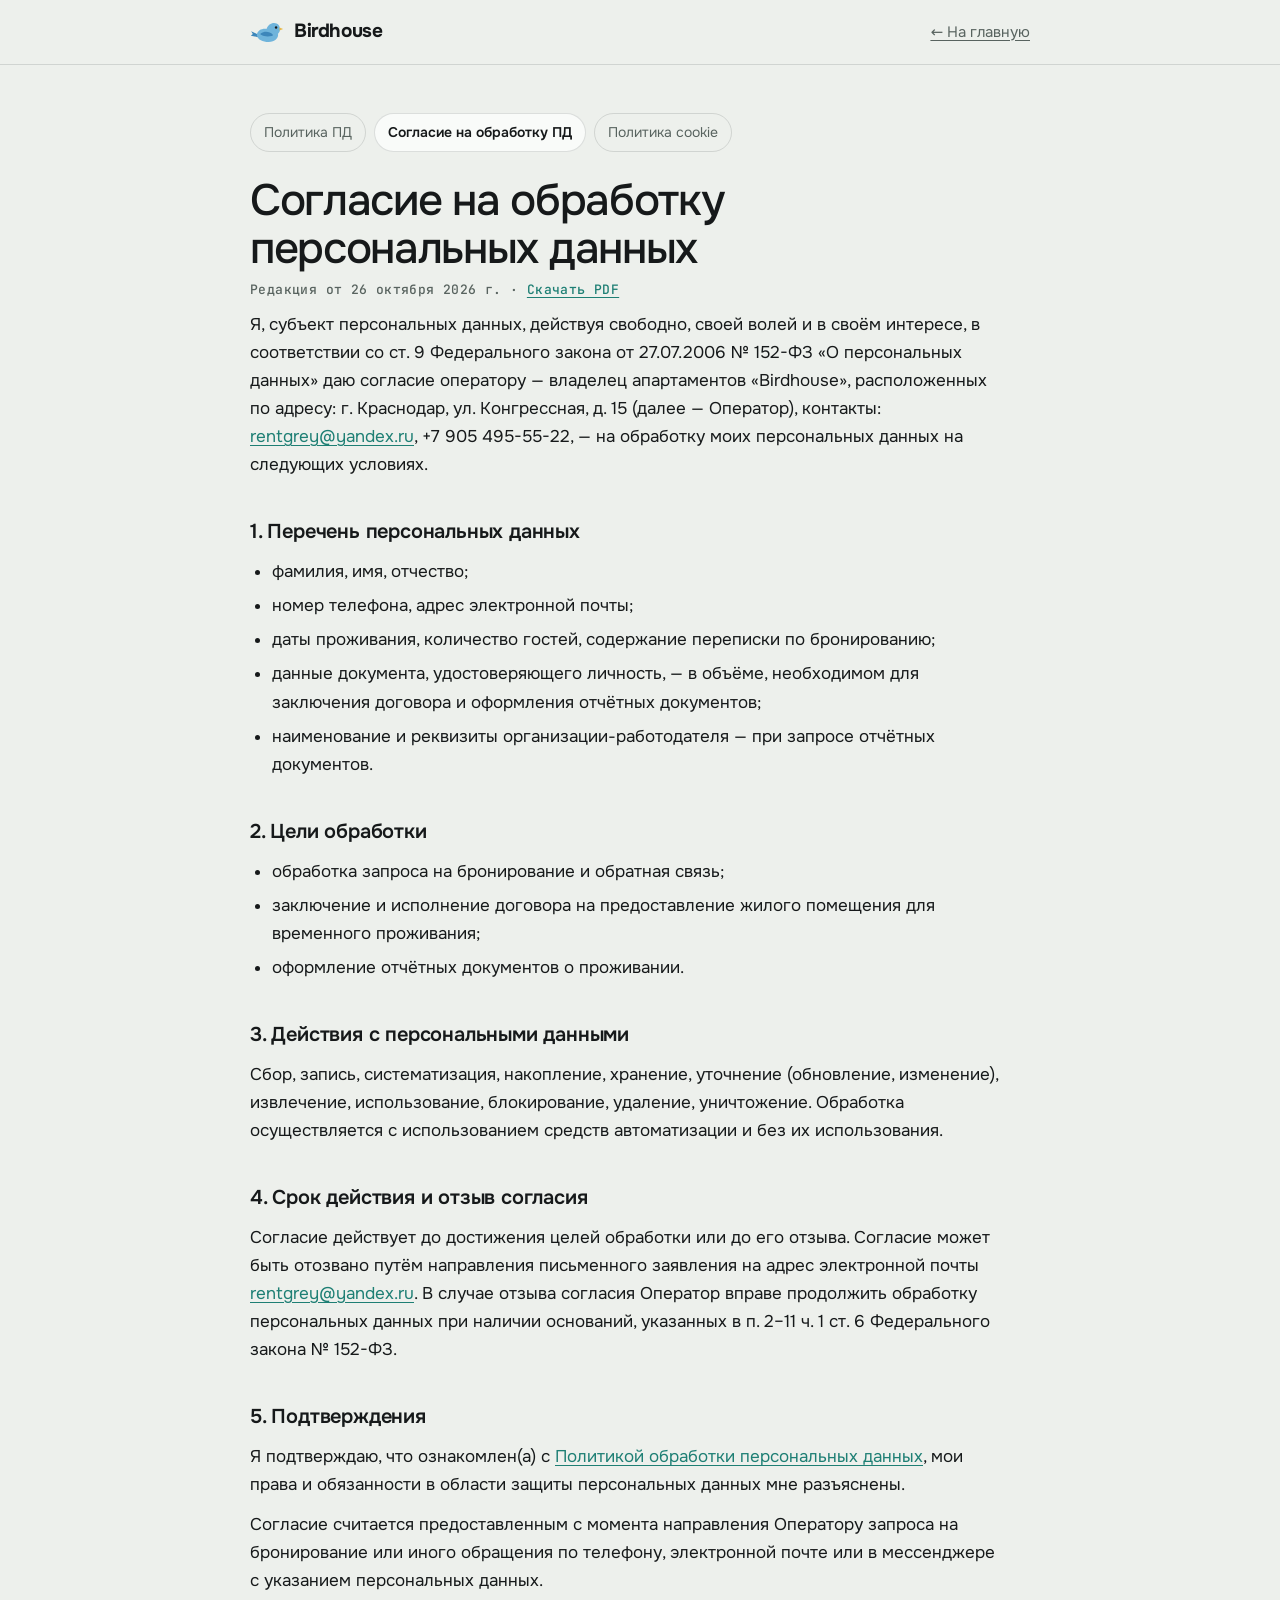
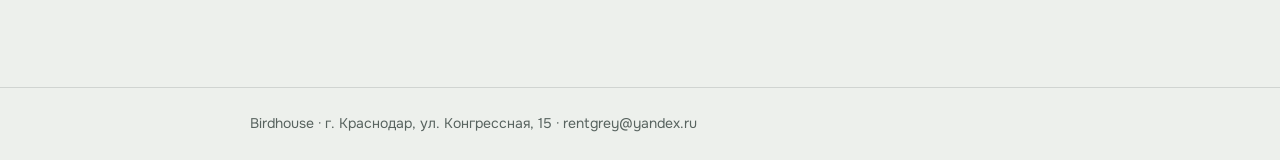
<file: consent.html>
<!doctype html>
<html lang="ru">
<head>
<meta charset="utf-8">
<meta name="viewport" content="width=device-width, initial-scale=1, viewport-fit=cover">
<title>Согласие на обработку персональных данных — Birdhouse</title>
<meta name="robots" content="index, follow">
<link rel="icon" href="data:image/svg+xml,%3Csvg xmlns='http://www.w3.org/2000/svg' viewBox='0 0 120 104'%3E%3Cpath d='M30 63 L4 50 L10 60 L3 66 L32 72Z' fill='%233C86BA'/%3E%3Cpath d='M24 64C26 47 42 40 58 42C63 29 73 21 85 21C98 21 106 31 106 43C106 50 103 55 99 59C101 75 88 88 66 88C44 88 28 80 24 64Z' fill='%236FB4DB'/%3E%3Cpath d='M104 37L117 42L104 48Z' fill='%23E9B949'/%3E%3Ccircle cx='92' cy='37' r='4.5' fill='%2316191A'/%3E%3C/svg%3E">
<link rel="stylesheet" href="/fonts/fonts.css">
<style>
:root{--bg:#EDF0EC;--surface:#F9FBF9;--fg:#16191A;--muted:#58635F;--line:rgba(22,25,26,.13);--accent:#1E7F74}
@media (prefers-color-scheme:dark){:root{--bg:#111514;--surface:#192120;--fg:#E9EFED;--muted:#9AA9A4;--line:rgba(233,239,237,.13);--accent:#7FD0C4;color-scheme:dark}}
*{box-sizing:border-box}
body{margin:0;background:var(--bg);color:var(--fg);font:400 17px/1.65 "Onest","Segoe UI",system-ui,sans-serif;-webkit-font-smoothing:antialiased}
.wrap{max-width:820px;margin:0 auto;padding-left:max(20px,env(safe-area-inset-left,0px));padding-right:max(20px,env(safe-area-inset-right,0px))}
header{border-bottom:1px solid var(--line)}
header .wrap{display:flex;align-items:center;justify-content:space-between;gap:16px;min-height:64px;flex-wrap:wrap;padding-block:10px}
.logo{display:flex;align-items:center;gap:10px;text-decoration:none;color:inherit;font-weight:700;font-size:19px;letter-spacing:-.02em}
.back{font-size:15px;color:var(--muted)}
nav.docs{display:flex;flex-wrap:wrap;gap:8px;margin:28px 0 8px}
nav.docs a{font-size:14px;text-decoration:none;color:var(--muted);border:1px solid var(--line);border-radius:999px;padding:7px 13px}
nav.docs a[aria-current]{color:var(--fg);background:var(--surface);font-weight:600}
main{padding-block:20px 80px}
h1{font-weight:500;font-size:clamp(30px,5vw,44px);line-height:1.1;letter-spacing:-.03em;margin:24px 0 8px;text-wrap:balance}
h2{font-weight:600;font-size:20px;letter-spacing:-.01em;margin:36px 0 10px}
p,li{max-width:68ch} p{margin:0 0 12px} ul{padding-left:22px;margin:0 0 12px} li{margin-bottom:6px}
.meta{font:500 13px/1.4 "JetBrains Mono",ui-monospace,monospace;color:var(--muted);letter-spacing:.03em}
a{color:var(--accent);text-underline-offset:3px}
table{border-collapse:collapse;width:100%;font-size:15px;margin:10px 0 16px}
.tw{overflow-x:auto}
th,td{text-align:left;padding:10px 12px;border:1px solid var(--line);vertical-align:top}
th{background:var(--surface);font-weight:600}
code{font-family:"JetBrains Mono",ui-monospace,monospace;font-size:13.5px}
footer{border-top:1px solid var(--line);padding-block:24px;color:var(--muted);font-size:14px}
@media print{header,nav.docs,footer,.noprint{display:none} body{background:#fff;color:#000;font-size:12pt} a{color:#000} main{padding:0} h1{margin-top:0}}
</style>
</head>
<body>
<header><div class="wrap"><a class="logo" href="/"><svg viewBox="0 0 120 104" width="34" aria-hidden="true"><path d="M30 63 L4 50 L10 60 L3 66 L32 72Z" fill="#3C86BA"/><path d="M24 64C26 47 42 40 58 42C63 29 73 21 85 21C98 21 106 31 106 43C106 50 103 55 99 59C101 75 88 88 66 88C44 88 28 80 24 64Z" fill="#6FB4DB"/><path d="M38 58C50 49 70 50 80 62C82 65 80 67 77 67C64 70 48 69 39 63C36 61 36 59 38 58Z" fill="#3C86BA"/><path d="M104 37L117 42L104 48Z" fill="#E9B949"/><circle cx="92" cy="37" r="4.2" fill="#16191A"/></svg>Birdhouse</a><a class="back" href="/">← На главную</a></div></header>
<main class="wrap">
<nav class="docs" aria-label="Документы"><a href="/privacy">Политика ПД</a><a href="/consent" aria-current="page">Согласие на обработку ПД</a><a href="/cookies">Политика cookie</a></nav>

<h1>Согласие на обработку персональных данных</h1>
<p class="meta">Редакция от 26 октября 2026 г. · <a href="/docs/soglasie-na-obrabotku-pd.pdf" download>Скачать PDF</a></p>

<p>Я, субъект персональных данных, действуя свободно, своей волей и в своём интересе, в соответствии со ст. 9 Федерального закона от 27.07.2006 № 152-ФЗ «О персональных данных» даю согласие оператору — владелец апартаментов «Birdhouse», расположенных по адресу: г. Краснодар, ул. Конгрессная, д. 15 (далее — Оператор), контакты: <a href="mailto:rentgrey@yandex.ru">rentgrey@yandex.ru</a>, +7 905 495-55-22, — на обработку моих персональных данных на следующих условиях.</p>

<h2>1. Перечень персональных данных</h2>
<ul>
<li>фамилия, имя, отчество;</li>
<li>номер телефона, адрес электронной почты;</li>
<li>даты проживания, количество гостей, содержание переписки по бронированию;</li>
<li>данные документа, удостоверяющего личность, — в объёме, необходимом для заключения договора и оформления отчётных документов;</li>
<li>наименование и реквизиты организации-работодателя — при запросе отчётных документов.</li>
</ul>

<h2>2. Цели обработки</h2>
<ul>
<li>обработка запроса на бронирование и обратная связь;</li>
<li>заключение и исполнение договора на предоставление жилого помещения для временного проживания;</li>
<li>оформление отчётных документов о проживании.</li>
</ul>

<h2>3. Действия с персональными данными</h2>
<p>Сбор, запись, систематизация, накопление, хранение, уточнение (обновление, изменение), извлечение, использование, блокирование, удаление, уничтожение. Обработка осуществляется с использованием средств автоматизации и без их использования.</p>

<h2>4. Срок действия и отзыв согласия</h2>
<p>Согласие действует до достижения целей обработки или до его отзыва. Согласие может быть отозвано путём направления письменного заявления на адрес электронной почты <a href="mailto:rentgrey@yandex.ru">rentgrey@yandex.ru</a>. В случае отзыва согласия Оператор вправе продолжить обработку персональных данных при наличии оснований, указанных в п. 2–11 ч. 1 ст. 6 Федерального закона № 152-ФЗ.</p>

<h2>5. Подтверждения</h2>
<p>Я подтверждаю, что ознакомлен(а) с <a href="/privacy">Политикой обработки персональных данных</a>, мои права и обязанности в области защиты персональных данных мне разъяснены.</p>
<p>Согласие считается предоставленным с момента направления Оператору запроса на бронирование или иного обращения по телефону, электронной почте или в мессенджере с указанием персональных данных.</p>

</main>
<footer><div class="wrap">Birdhouse · г. Краснодар, ул. Конгрессная, 15 · rentgrey@yandex.ru</div></footer>
</body>
</html>
</file>
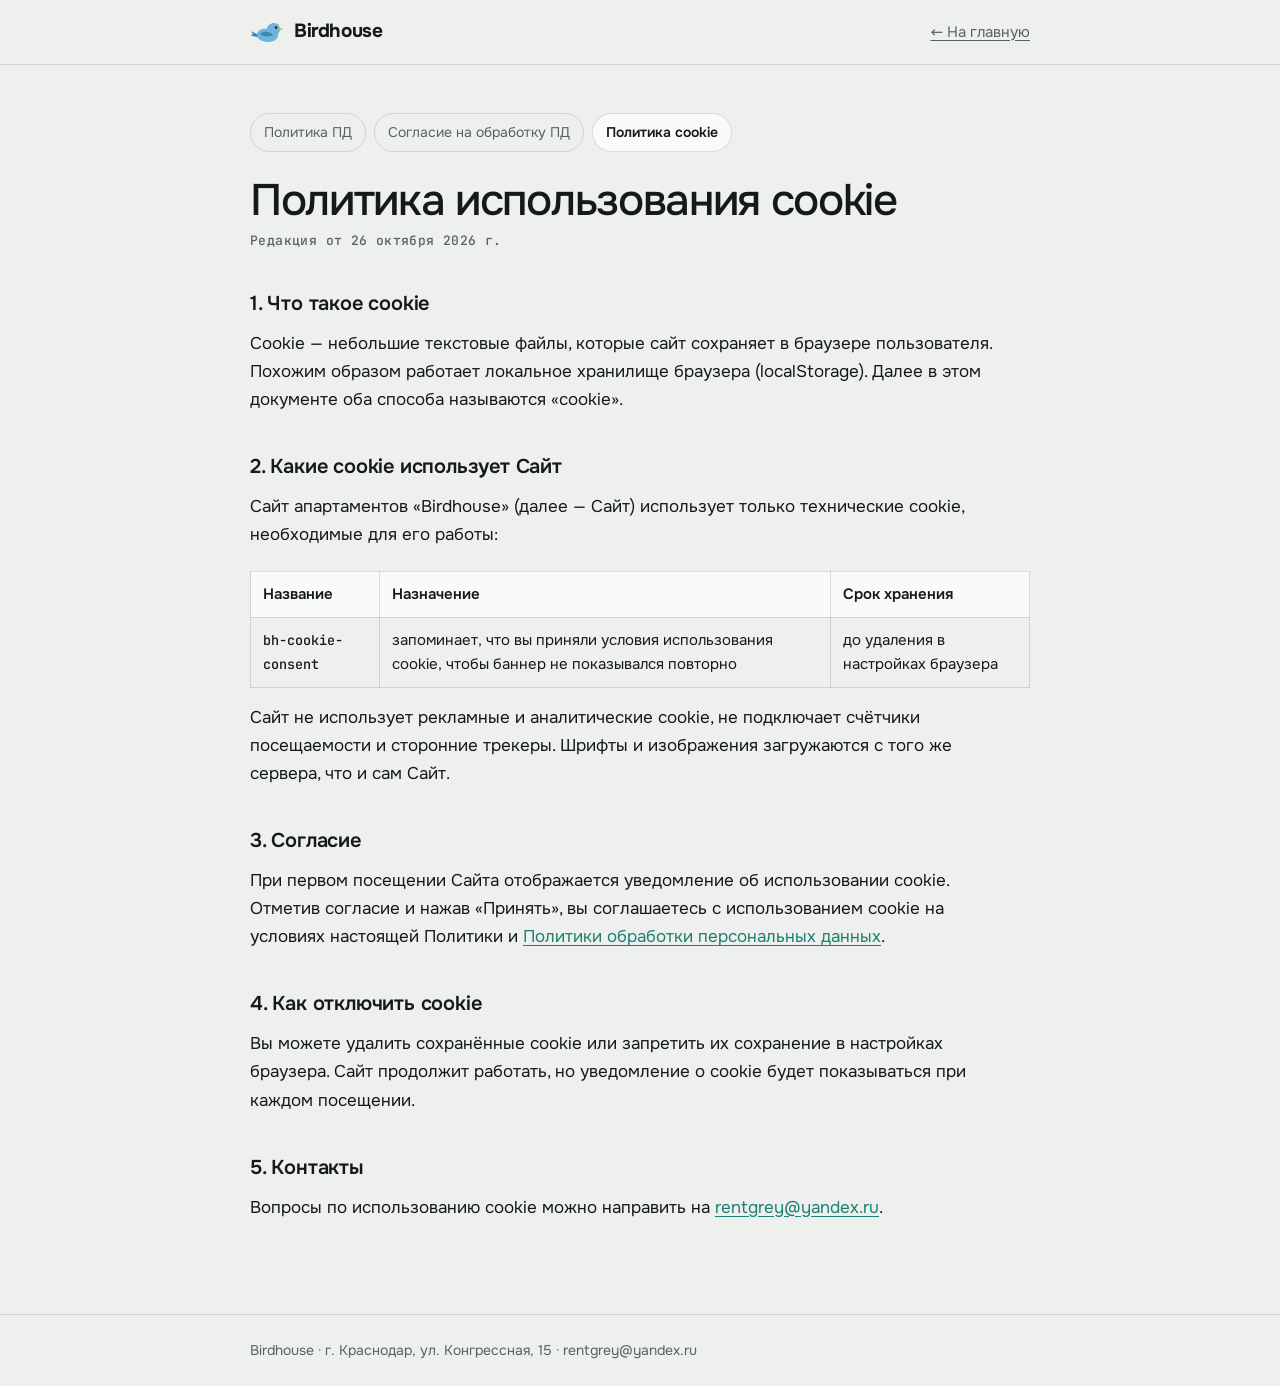
<file: cookies.html>
<!doctype html>
<html lang="ru">
<head>
<meta charset="utf-8">
<meta name="viewport" content="width=device-width, initial-scale=1, viewport-fit=cover">
<title>Политика использования cookie — Birdhouse</title>
<meta name="robots" content="index, follow">
<link rel="icon" href="data:image/svg+xml,%3Csvg xmlns='http://www.w3.org/2000/svg' viewBox='0 0 120 104'%3E%3Cpath d='M30 63 L4 50 L10 60 L3 66 L32 72Z' fill='%233C86BA'/%3E%3Cpath d='M24 64C26 47 42 40 58 42C63 29 73 21 85 21C98 21 106 31 106 43C106 50 103 55 99 59C101 75 88 88 66 88C44 88 28 80 24 64Z' fill='%236FB4DB'/%3E%3Cpath d='M104 37L117 42L104 48Z' fill='%23E9B949'/%3E%3Ccircle cx='92' cy='37' r='4.5' fill='%2316191A'/%3E%3C/svg%3E">
<link rel="stylesheet" href="/fonts/fonts.css">
<style>
:root{--bg:#EDF0EC;--surface:#F9FBF9;--fg:#16191A;--muted:#58635F;--line:rgba(22,25,26,.13);--accent:#1E7F74}
@media (prefers-color-scheme:dark){:root{--bg:#111514;--surface:#192120;--fg:#E9EFED;--muted:#9AA9A4;--line:rgba(233,239,237,.13);--accent:#7FD0C4;color-scheme:dark}}
*{box-sizing:border-box}
body{margin:0;background:var(--bg);color:var(--fg);font:400 17px/1.65 "Onest","Segoe UI",system-ui,sans-serif;-webkit-font-smoothing:antialiased}
.wrap{max-width:820px;margin:0 auto;padding-left:max(20px,env(safe-area-inset-left,0px));padding-right:max(20px,env(safe-area-inset-right,0px))}
header{border-bottom:1px solid var(--line)}
header .wrap{display:flex;align-items:center;justify-content:space-between;gap:16px;min-height:64px;flex-wrap:wrap;padding-block:10px}
.logo{display:flex;align-items:center;gap:10px;text-decoration:none;color:inherit;font-weight:700;font-size:19px;letter-spacing:-.02em}
.back{font-size:15px;color:var(--muted)}
nav.docs{display:flex;flex-wrap:wrap;gap:8px;margin:28px 0 8px}
nav.docs a{font-size:14px;text-decoration:none;color:var(--muted);border:1px solid var(--line);border-radius:999px;padding:7px 13px}
nav.docs a[aria-current]{color:var(--fg);background:var(--surface);font-weight:600}
main{padding-block:20px 80px}
h1{font-weight:500;font-size:clamp(30px,5vw,44px);line-height:1.1;letter-spacing:-.03em;margin:24px 0 8px;text-wrap:balance}
h2{font-weight:600;font-size:20px;letter-spacing:-.01em;margin:36px 0 10px}
p,li{max-width:68ch} p{margin:0 0 12px} ul{padding-left:22px;margin:0 0 12px} li{margin-bottom:6px}
.meta{font:500 13px/1.4 "JetBrains Mono",ui-monospace,monospace;color:var(--muted);letter-spacing:.03em}
a{color:var(--accent);text-underline-offset:3px}
table{border-collapse:collapse;width:100%;font-size:15px;margin:10px 0 16px}
.tw{overflow-x:auto}
th,td{text-align:left;padding:10px 12px;border:1px solid var(--line);vertical-align:top}
th{background:var(--surface);font-weight:600}
code{font-family:"JetBrains Mono",ui-monospace,monospace;font-size:13.5px}
footer{border-top:1px solid var(--line);padding-block:24px;color:var(--muted);font-size:14px}
@media print{header,nav.docs,footer,.noprint{display:none} body{background:#fff;color:#000;font-size:12pt} a{color:#000} main{padding:0} h1{margin-top:0}}
</style>
</head>
<body>
<header><div class="wrap"><a class="logo" href="/"><svg viewBox="0 0 120 104" width="34" aria-hidden="true"><path d="M30 63 L4 50 L10 60 L3 66 L32 72Z" fill="#3C86BA"/><path d="M24 64C26 47 42 40 58 42C63 29 73 21 85 21C98 21 106 31 106 43C106 50 103 55 99 59C101 75 88 88 66 88C44 88 28 80 24 64Z" fill="#6FB4DB"/><path d="M38 58C50 49 70 50 80 62C82 65 80 67 77 67C64 70 48 69 39 63C36 61 36 59 38 58Z" fill="#3C86BA"/><path d="M104 37L117 42L104 48Z" fill="#E9B949"/><circle cx="92" cy="37" r="4.2" fill="#16191A"/></svg>Birdhouse</a><a class="back" href="/">← На главную</a></div></header>
<main class="wrap">
<nav class="docs" aria-label="Документы"><a href="/privacy">Политика ПД</a><a href="/consent">Согласие на обработку ПД</a><a href="/cookies" aria-current="page">Политика cookie</a></nav>

<h1>Политика использования cookie</h1>
<p class="meta">Редакция от 26 октября 2026 г.</p>

<h2>1. Что такое cookie</h2>
<p>Cookie — небольшие текстовые файлы, которые сайт сохраняет в браузере пользователя. Похожим образом работает локальное хранилище браузера (localStorage). Далее в этом документе оба способа называются «cookie».</p>

<h2>2. Какие cookie использует Сайт</h2>
<p>Сайт апартаментов «Birdhouse» (далее — Сайт) использует только технические cookie, необходимые для его работы:</p>
<div class="tw"><table>
<thead><tr><th>Название</th><th>Назначение</th><th>Срок хранения</th></tr></thead>
<tbody><tr><td><code>bh-cookie-consent</code></td><td>запоминает, что вы приняли условия использования cookie, чтобы баннер не показывался повторно</td><td>до удаления в настройках браузера</td></tr></tbody>
</table></div>
<p>Сайт не использует рекламные и аналитические cookie, не подключает счётчики посещаемости и сторонние трекеры. Шрифты и изображения загружаются с того же сервера, что и сам Сайт.</p>

<h2>3. Согласие</h2>
<p>При первом посещении Сайта отображается уведомление об использовании cookie. Отметив согласие и нажав «Принять», вы соглашаетесь с использованием cookie на условиях настоящей Политики и <a href="/privacy">Политики обработки персональных данных</a>.</p>

<h2>4. Как отключить cookie</h2>
<p>Вы можете удалить сохранённые cookie или запретить их сохранение в настройках браузера. Сайт продолжит работать, но уведомление о cookie будет показываться при каждом посещении.</p>

<h2>5. Контакты</h2>
<p>Вопросы по использованию cookie можно направить на <a href="mailto:rentgrey@yandex.ru">rentgrey@yandex.ru</a>.</p>

</main>
<footer><div class="wrap">Birdhouse · г. Краснодар, ул. Конгрессная, 15 · rentgrey@yandex.ru</div></footer>
</body>
</html>
</file>
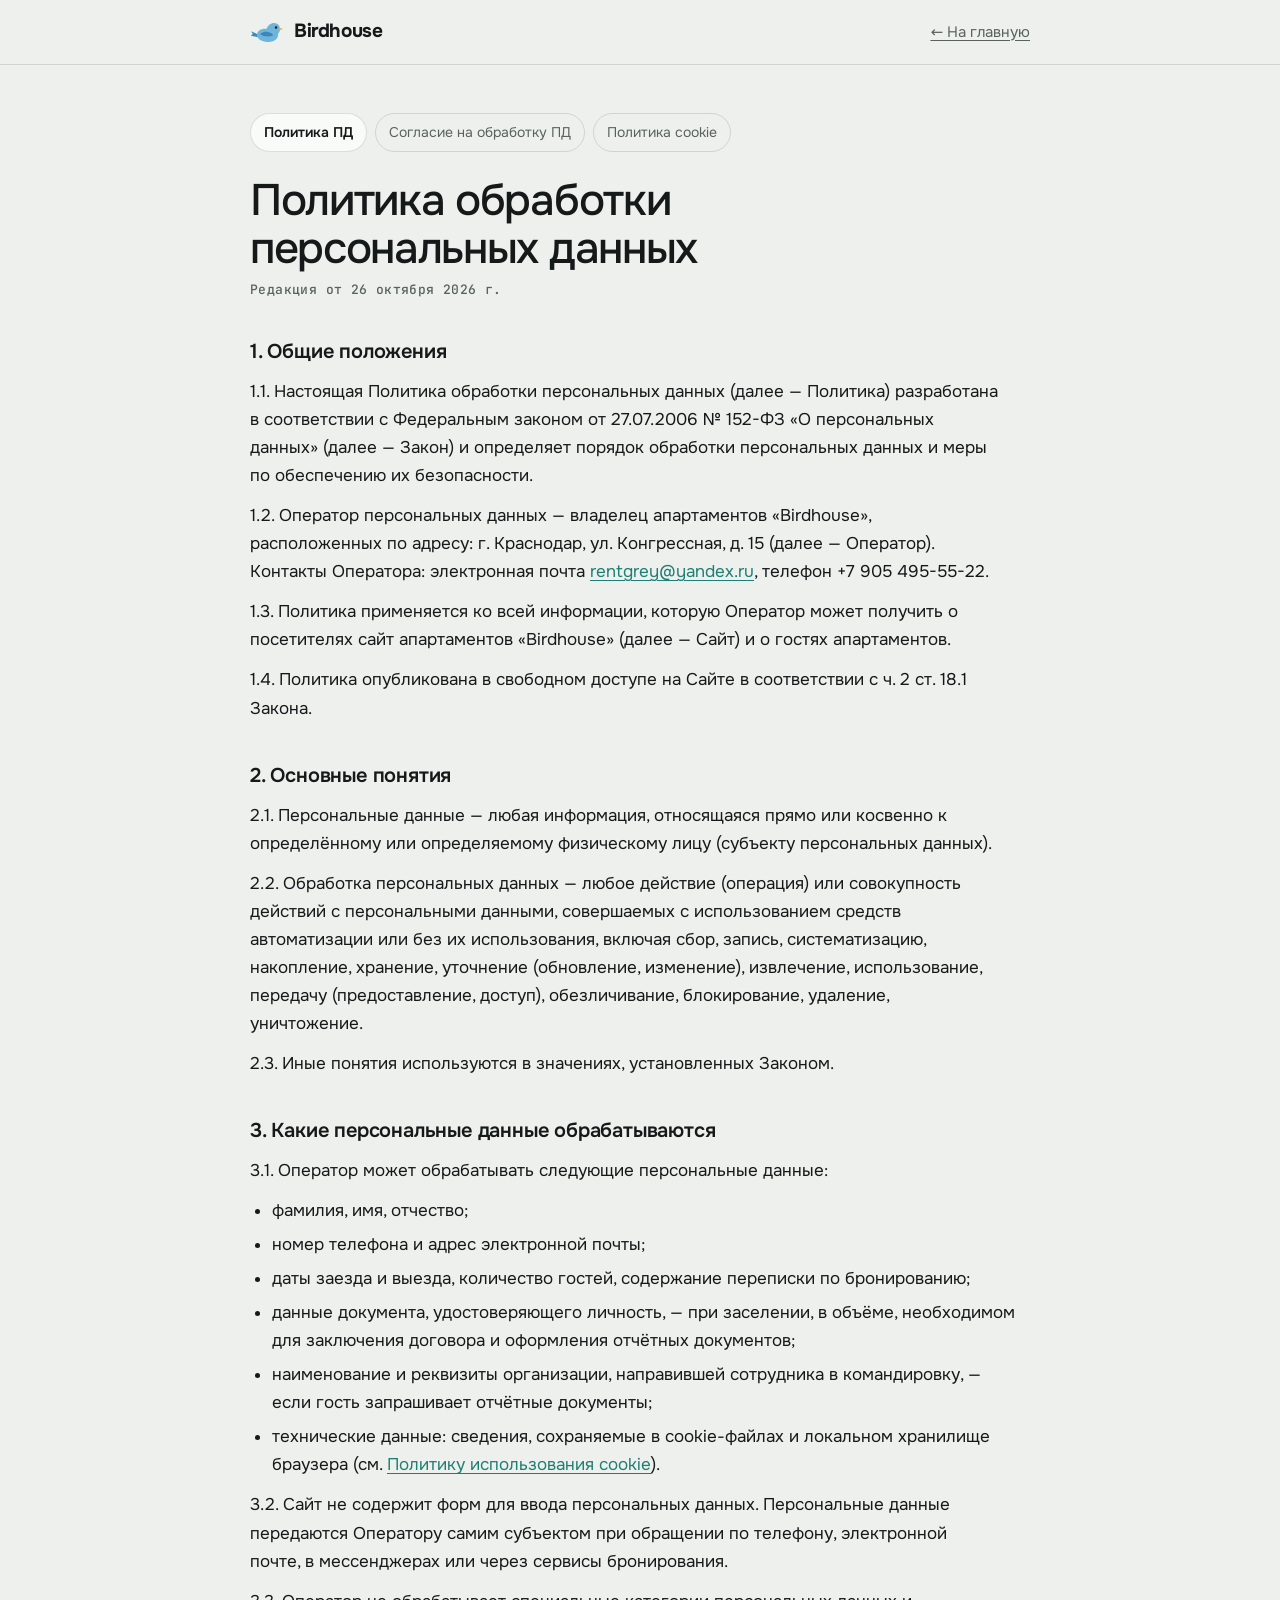
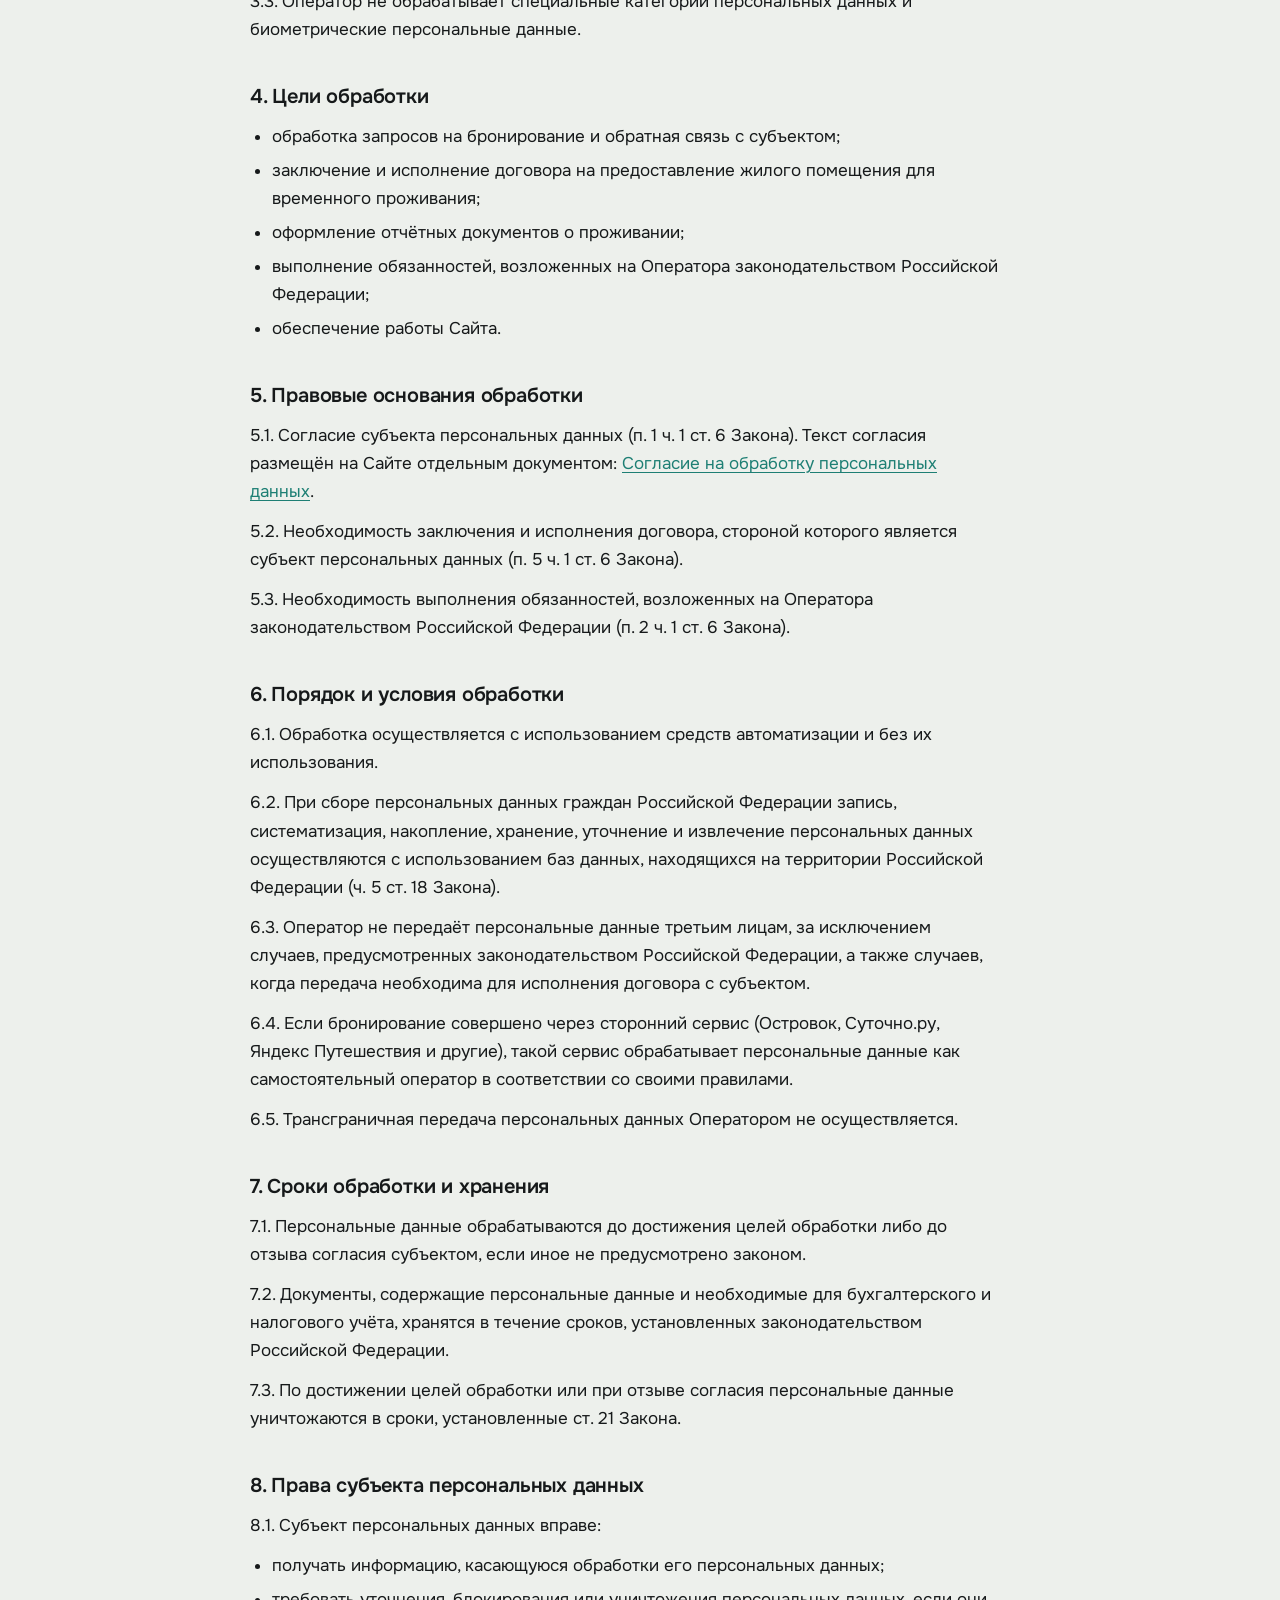
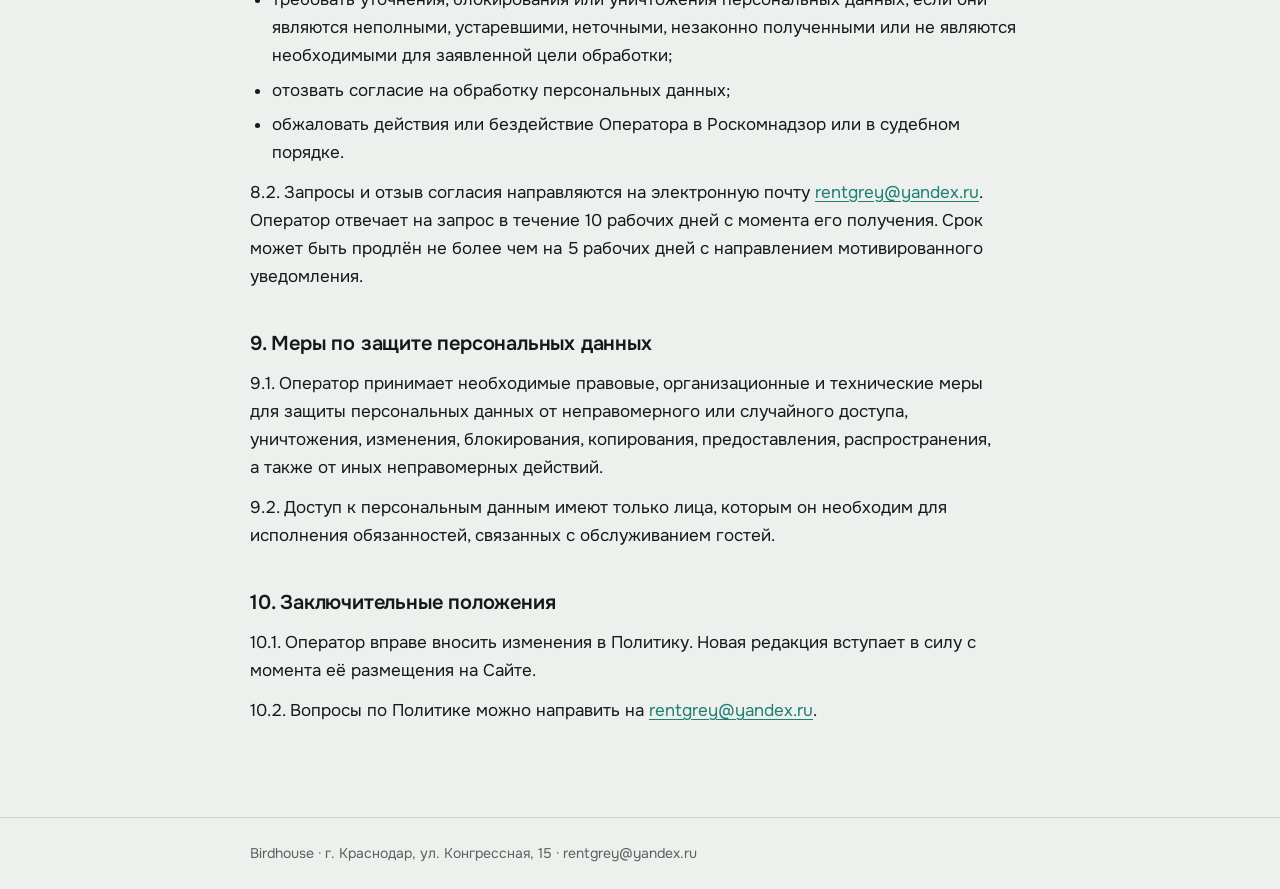
<file: privacy.html>
<!doctype html>
<html lang="ru">
<head>
<meta charset="utf-8">
<meta name="viewport" content="width=device-width, initial-scale=1, viewport-fit=cover">
<title>Политика обработки персональных данных — Birdhouse</title>
<meta name="robots" content="index, follow">
<link rel="icon" href="data:image/svg+xml,%3Csvg xmlns='http://www.w3.org/2000/svg' viewBox='0 0 120 104'%3E%3Cpath d='M30 63 L4 50 L10 60 L3 66 L32 72Z' fill='%233C86BA'/%3E%3Cpath d='M24 64C26 47 42 40 58 42C63 29 73 21 85 21C98 21 106 31 106 43C106 50 103 55 99 59C101 75 88 88 66 88C44 88 28 80 24 64Z' fill='%236FB4DB'/%3E%3Cpath d='M104 37L117 42L104 48Z' fill='%23E9B949'/%3E%3Ccircle cx='92' cy='37' r='4.5' fill='%2316191A'/%3E%3C/svg%3E">
<link rel="stylesheet" href="/fonts/fonts.css">
<style>
:root{--bg:#EDF0EC;--surface:#F9FBF9;--fg:#16191A;--muted:#58635F;--line:rgba(22,25,26,.13);--accent:#1E7F74}
@media (prefers-color-scheme:dark){:root{--bg:#111514;--surface:#192120;--fg:#E9EFED;--muted:#9AA9A4;--line:rgba(233,239,237,.13);--accent:#7FD0C4;color-scheme:dark}}
*{box-sizing:border-box}
body{margin:0;background:var(--bg);color:var(--fg);font:400 17px/1.65 "Onest","Segoe UI",system-ui,sans-serif;-webkit-font-smoothing:antialiased}
.wrap{max-width:820px;margin:0 auto;padding-left:max(20px,env(safe-area-inset-left,0px));padding-right:max(20px,env(safe-area-inset-right,0px))}
header{border-bottom:1px solid var(--line)}
header .wrap{display:flex;align-items:center;justify-content:space-between;gap:16px;min-height:64px;flex-wrap:wrap;padding-block:10px}
.logo{display:flex;align-items:center;gap:10px;text-decoration:none;color:inherit;font-weight:700;font-size:19px;letter-spacing:-.02em}
.back{font-size:15px;color:var(--muted)}
nav.docs{display:flex;flex-wrap:wrap;gap:8px;margin:28px 0 8px}
nav.docs a{font-size:14px;text-decoration:none;color:var(--muted);border:1px solid var(--line);border-radius:999px;padding:7px 13px}
nav.docs a[aria-current]{color:var(--fg);background:var(--surface);font-weight:600}
main{padding-block:20px 80px}
h1{font-weight:500;font-size:clamp(30px,5vw,44px);line-height:1.1;letter-spacing:-.03em;margin:24px 0 8px;text-wrap:balance}
h2{font-weight:600;font-size:20px;letter-spacing:-.01em;margin:36px 0 10px}
p,li{max-width:68ch} p{margin:0 0 12px} ul{padding-left:22px;margin:0 0 12px} li{margin-bottom:6px}
.meta{font:500 13px/1.4 "JetBrains Mono",ui-monospace,monospace;color:var(--muted);letter-spacing:.03em}
a{color:var(--accent);text-underline-offset:3px}
table{border-collapse:collapse;width:100%;font-size:15px;margin:10px 0 16px}
.tw{overflow-x:auto}
th,td{text-align:left;padding:10px 12px;border:1px solid var(--line);vertical-align:top}
th{background:var(--surface);font-weight:600}
code{font-family:"JetBrains Mono",ui-monospace,monospace;font-size:13.5px}
footer{border-top:1px solid var(--line);padding-block:24px;color:var(--muted);font-size:14px}
@media print{header,nav.docs,footer,.noprint{display:none} body{background:#fff;color:#000;font-size:12pt} a{color:#000} main{padding:0} h1{margin-top:0}}
</style>
</head>
<body>
<header><div class="wrap"><a class="logo" href="/"><svg viewBox="0 0 120 104" width="34" aria-hidden="true"><path d="M30 63 L4 50 L10 60 L3 66 L32 72Z" fill="#3C86BA"/><path d="M24 64C26 47 42 40 58 42C63 29 73 21 85 21C98 21 106 31 106 43C106 50 103 55 99 59C101 75 88 88 66 88C44 88 28 80 24 64Z" fill="#6FB4DB"/><path d="M38 58C50 49 70 50 80 62C82 65 80 67 77 67C64 70 48 69 39 63C36 61 36 59 38 58Z" fill="#3C86BA"/><path d="M104 37L117 42L104 48Z" fill="#E9B949"/><circle cx="92" cy="37" r="4.2" fill="#16191A"/></svg>Birdhouse</a><a class="back" href="/">← На главную</a></div></header>
<main class="wrap">
<nav class="docs" aria-label="Документы"><a href="/privacy" aria-current="page">Политика ПД</a><a href="/consent">Согласие на обработку ПД</a><a href="/cookies">Политика cookie</a></nav>

<h1>Политика обработки персональных данных</h1>
<p class="meta">Редакция от 26 октября 2026 г.</p>

<h2>1. Общие положения</h2>
<p>1.1. Настоящая Политика обработки персональных данных (далее — Политика) разработана в соответствии с Федеральным законом от 27.07.2006 № 152-ФЗ «О персональных данных» (далее — Закон) и определяет порядок обработки персональных данных и меры по обеспечению их безопасности.</p>
<p>1.2. Оператор персональных данных — владелец апартаментов «Birdhouse», расположенных по адресу: г. Краснодар, ул. Конгрессная, д. 15 (далее — Оператор). Контакты Оператора: электронная почта <a href="mailto:rentgrey@yandex.ru">rentgrey@yandex.ru</a>, телефон +7 905 495-55-22.</p>
<p>1.3. Политика применяется ко всей информации, которую Оператор может получить о посетителях сайт апартаментов «Birdhouse» (далее — Сайт) и о гостях апартаментов.</p>
<p>1.4. Политика опубликована в свободном доступе на Сайте в соответствии с ч. 2 ст. 18.1 Закона.</p>

<h2>2. Основные понятия</h2>
<p>2.1. Персональные данные — любая информация, относящаяся прямо или косвенно к определённому или определяемому физическому лицу (субъекту персональных данных).</p>
<p>2.2. Обработка персональных данных — любое действие (операция) или совокупность действий с персональными данными, совершаемых с использованием средств автоматизации или без их использования, включая сбор, запись, систематизацию, накопление, хранение, уточнение (обновление, изменение), извлечение, использование, передачу (предоставление, доступ), обезличивание, блокирование, удаление, уничтожение.</p>
<p>2.3. Иные понятия используются в значениях, установленных Законом.</p>

<h2>3. Какие персональные данные обрабатываются</h2>
<p>3.1. Оператор может обрабатывать следующие персональные данные:</p>
<ul>
<li>фамилия, имя, отчество;</li>
<li>номер телефона и адрес электронной почты;</li>
<li>даты заезда и выезда, количество гостей, содержание переписки по бронированию;</li>
<li>данные документа, удостоверяющего личность, — при заселении, в объёме, необходимом для заключения договора и оформления отчётных документов;</li>
<li>наименование и реквизиты организации, направившей сотрудника в командировку, — если гость запрашивает отчётные документы;</li>
<li>технические данные: сведения, сохраняемые в cookie-файлах и локальном хранилище браузера (см. <a href="/cookies">Политику использования cookie</a>).</li>
</ul>
<p>3.2. Сайт не содержит форм для ввода персональных данных. Персональные данные передаются Оператору самим субъектом при обращении по телефону, электронной почте, в мессенджерах или через сервисы бронирования.</p>
<p>3.3. Оператор не обрабатывает специальные категории персональных данных и биометрические персональные данные.</p>

<h2>4. Цели обработки</h2>
<ul>
<li>обработка запросов на бронирование и обратная связь с субъектом;</li>
<li>заключение и исполнение договора на предоставление жилого помещения для временного проживания;</li>
<li>оформление отчётных документов о проживании;</li>
<li>выполнение обязанностей, возложенных на Оператора законодательством Российской Федерации;</li>
<li>обеспечение работы Сайта.</li>
</ul>

<h2>5. Правовые основания обработки</h2>
<p>5.1. Согласие субъекта персональных данных (п. 1 ч. 1 ст. 6 Закона). Текст согласия размещён на Сайте отдельным документом: <a href="/consent">Согласие на обработку персональных данных</a>.</p>
<p>5.2. Необходимость заключения и исполнения договора, стороной которого является субъект персональных данных (п. 5 ч. 1 ст. 6 Закона).</p>
<p>5.3. Необходимость выполнения обязанностей, возложенных на Оператора законодательством Российской Федерации (п. 2 ч. 1 ст. 6 Закона).</p>

<h2>6. Порядок и условия обработки</h2>
<p>6.1. Обработка осуществляется с использованием средств автоматизации и без их использования.</p>
<p>6.2. При сборе персональных данных граждан Российской Федерации запись, систематизация, накопление, хранение, уточнение и извлечение персональных данных осуществляются с использованием баз данных, находящихся на территории Российской Федерации (ч. 5 ст. 18 Закона).</p>
<p>6.3. Оператор не передаёт персональные данные третьим лицам, за исключением случаев, предусмотренных законодательством Российской Федерации, а также случаев, когда передача необходима для исполнения договора с субъектом.</p>
<p>6.4. Если бронирование совершено через сторонний сервис (Островок, Суточно.ру, Яндекс Путешествия и другие), такой сервис обрабатывает персональные данные как самостоятельный оператор в соответствии со своими правилами.</p>
<p>6.5. Трансграничная передача персональных данных Оператором не осуществляется.</p>

<h2>7. Сроки обработки и хранения</h2>
<p>7.1. Персональные данные обрабатываются до достижения целей обработки либо до отзыва согласия субъектом, если иное не предусмотрено законом.</p>
<p>7.2. Документы, содержащие персональные данные и необходимые для бухгалтерского и налогового учёта, хранятся в течение сроков, установленных законодательством Российской Федерации.</p>
<p>7.3. По достижении целей обработки или при отзыве согласия персональные данные уничтожаются в сроки, установленные ст. 21 Закона.</p>

<h2>8. Права субъекта персональных данных</h2>
<p>8.1. Субъект персональных данных вправе:</p>
<ul>
<li>получать информацию, касающуюся обработки его персональных данных;</li>
<li>требовать уточнения, блокирования или уничтожения персональных данных, если они являются неполными, устаревшими, неточными, незаконно полученными или не являются необходимыми для заявленной цели обработки;</li>
<li>отозвать согласие на обработку персональных данных;</li>
<li>обжаловать действия или бездействие Оператора в Роскомнадзор или в судебном порядке.</li>
</ul>
<p>8.2. Запросы и отзыв согласия направляются на электронную почту <a href="mailto:rentgrey@yandex.ru">rentgrey@yandex.ru</a>. Оператор отвечает на запрос в течение 10 рабочих дней с момента его получения. Срок может быть продлён не более чем на 5 рабочих дней с направлением мотивированного уведомления.</p>

<h2>9. Меры по защите персональных данных</h2>
<p>9.1. Оператор принимает необходимые правовые, организационные и технические меры для защиты персональных данных от неправомерного или случайного доступа, уничтожения, изменения, блокирования, копирования, предоставления, распространения, а также от иных неправомерных действий.</p>
<p>9.2. Доступ к персональным данным имеют только лица, которым он необходим для исполнения обязанностей, связанных с обслуживанием гостей.</p>

<h2>10. Заключительные положения</h2>
<p>10.1. Оператор вправе вносить изменения в Политику. Новая редакция вступает в силу с момента её размещения на Сайте.</p>
<p>10.2. Вопросы по Политике можно направить на <a href="mailto:rentgrey@yandex.ru">rentgrey@yandex.ru</a>.</p>

</main>
<footer><div class="wrap">Birdhouse · г. Краснодар, ул. Конгрессная, 15 · rentgrey@yandex.ru</div></footer>
</body>
</html>
</file>
<file: fonts/fonts.css>
@font-face{font-family:"Onest";font-style:normal;font-weight:400;font-display:swap;src:url(/fonts/onest-cyrillic-400-normal.woff2) format("woff2");unicode-range:U+0301,U+0400-045F,U+0490-0491,U+04B0-04B1,U+2116}
@font-face{font-family:"Onest";font-style:normal;font-weight:400;font-display:swap;src:url(/fonts/onest-latin-400-normal.woff2) format("woff2");unicode-range:U+0000-00FF,U+0131,U+0152-0153,U+02BB-02BC,U+02C6,U+02DA,U+02DC,U+0304,U+0308,U+0329,U+2000-206F,U+20AC,U+2122,U+2191,U+2193,U+2212,U+2215,U+FEFF,U+FFFD}
@font-face{font-family:"Onest";font-style:normal;font-weight:500;font-display:swap;src:url(/fonts/onest-cyrillic-500-normal.woff2) format("woff2");unicode-range:U+0301,U+0400-045F,U+0490-0491,U+04B0-04B1,U+2116}
@font-face{font-family:"Onest";font-style:normal;font-weight:500;font-display:swap;src:url(/fonts/onest-latin-500-normal.woff2) format("woff2");unicode-range:U+0000-00FF,U+0131,U+0152-0153,U+02BB-02BC,U+02C6,U+02DA,U+02DC,U+0304,U+0308,U+0329,U+2000-206F,U+20AC,U+2122,U+2191,U+2193,U+2212,U+2215,U+FEFF,U+FFFD}
@font-face{font-family:"Onest";font-style:normal;font-weight:600;font-display:swap;src:url(/fonts/onest-cyrillic-600-normal.woff2) format("woff2");unicode-range:U+0301,U+0400-045F,U+0490-0491,U+04B0-04B1,U+2116}
@font-face{font-family:"Onest";font-style:normal;font-weight:600;font-display:swap;src:url(/fonts/onest-latin-600-normal.woff2) format("woff2");unicode-range:U+0000-00FF,U+0131,U+0152-0153,U+02BB-02BC,U+02C6,U+02DA,U+02DC,U+0304,U+0308,U+0329,U+2000-206F,U+20AC,U+2122,U+2191,U+2193,U+2212,U+2215,U+FEFF,U+FFFD}
@font-face{font-family:"Onest";font-style:normal;font-weight:700;font-display:swap;src:url(/fonts/onest-cyrillic-700-normal.woff2) format("woff2");unicode-range:U+0301,U+0400-045F,U+0490-0491,U+04B0-04B1,U+2116}
@font-face{font-family:"Onest";font-style:normal;font-weight:700;font-display:swap;src:url(/fonts/onest-latin-700-normal.woff2) format("woff2");unicode-range:U+0000-00FF,U+0131,U+0152-0153,U+02BB-02BC,U+02C6,U+02DA,U+02DC,U+0304,U+0308,U+0329,U+2000-206F,U+20AC,U+2122,U+2191,U+2193,U+2212,U+2215,U+FEFF,U+FFFD}
@font-face{font-family:"JetBrains Mono";font-style:normal;font-weight:500;font-display:swap;src:url(/fonts/jetbrains-mono-cyrillic-500-normal.woff2) format("woff2");unicode-range:U+0301,U+0400-045F,U+0490-0491,U+04B0-04B1,U+2116}
@font-face{font-family:"JetBrains Mono";font-style:normal;font-weight:500;font-display:swap;src:url(/fonts/jetbrains-mono-latin-500-normal.woff2) format("woff2");unicode-range:U+0000-00FF,U+0131,U+0152-0153,U+02BB-02BC,U+02C6,U+02DA,U+02DC,U+0304,U+0308,U+0329,U+2000-206F,U+20AC,U+2122,U+2191,U+2193,U+2212,U+2215,U+FEFF,U+FFFD}
@font-face{font-family:"Caveat";font-style:normal;font-weight:500;font-display:swap;src:url(/fonts/caveat-cyrillic-500-normal.woff2) format("woff2");unicode-range:U+0301,U+0400-045F,U+0490-0491,U+04B0-04B1,U+2116}
@font-face{font-family:"Caveat";font-style:normal;font-weight:500;font-display:swap;src:url(/fonts/caveat-latin-500-normal.woff2) format("woff2");unicode-range:U+0000-00FF,U+0131,U+0152-0153,U+02BB-02BC,U+02C6,U+02DA,U+02DC,U+0304,U+0308,U+0329,U+2000-206F,U+20AC,U+2122,U+2191,U+2193,U+2212,U+2215,U+FEFF,U+FFFD}
@font-face{font-family:"Caveat";font-style:normal;font-weight:700;font-display:swap;src:url(/fonts/caveat-cyrillic-700-normal.woff2) format("woff2");unicode-range:U+0301,U+0400-045F,U+0490-0491,U+04B0-04B1,U+2116}
@font-face{font-family:"Caveat";font-style:normal;font-weight:700;font-display:swap;src:url(/fonts/caveat-latin-700-normal.woff2) format("woff2");unicode-range:U+0000-00FF,U+0131,U+0152-0153,U+02BB-02BC,U+02C6,U+02DA,U+02DC,U+0304,U+0308,U+0329,U+2000-206F,U+20AC,U+2122,U+2191,U+2193,U+2212,U+2215,U+FEFF,U+FFFD}
</file>
